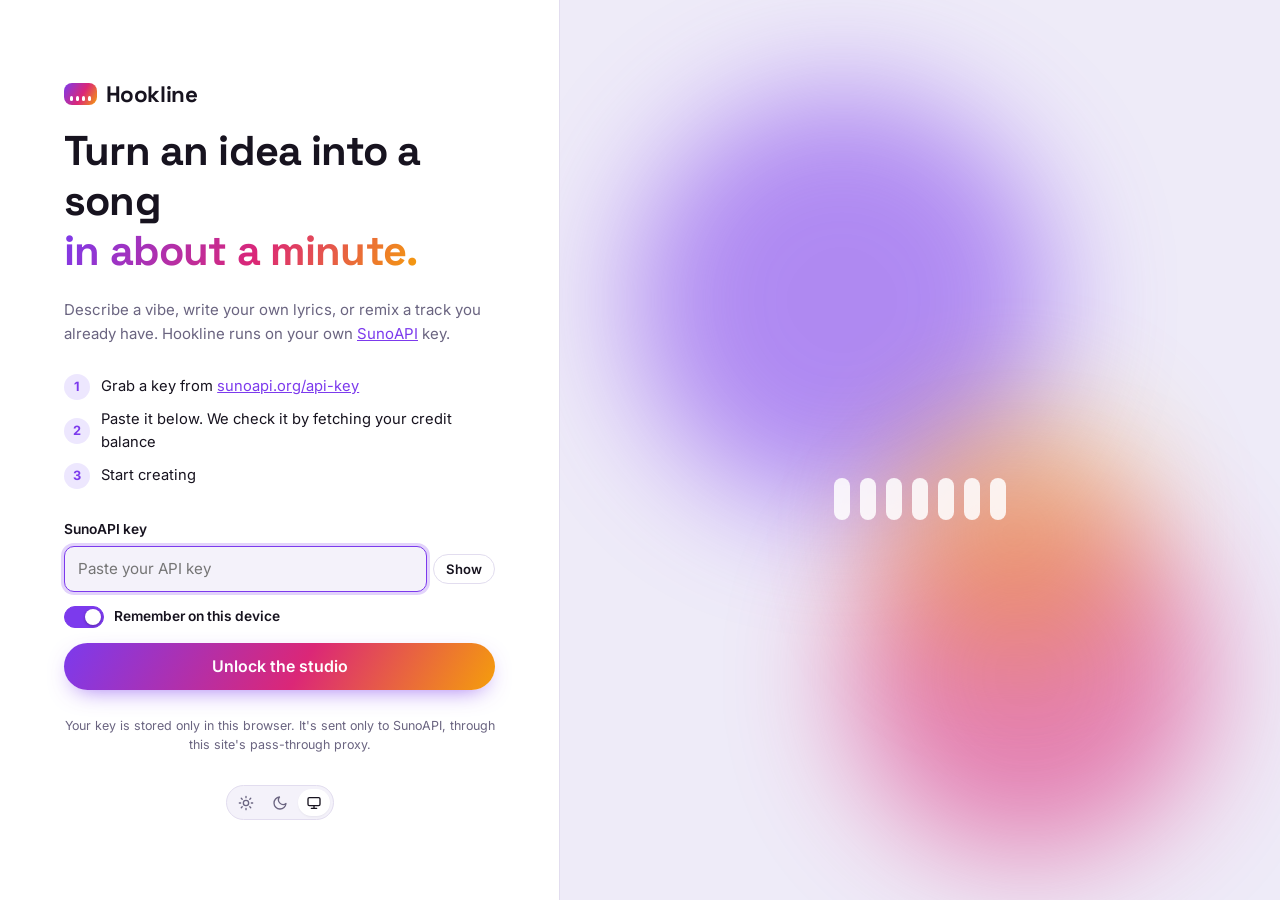
<file: public/index.html>
<!doctype html>
<html lang="en">
<head>
  <meta charset="utf-8" />
  <meta name="viewport" content="width=device-width, initial-scale=1, viewport-fit=cover" />
  <title>Hookline Song Studio</title>
  <meta name="description" content="Write, generate, remix and polish AI songs with your SunoAPI key." />
  <meta name="theme-color" content="#7c3aed" />
  <link rel="icon" href="favicon.svg" type="image/svg+xml" />
  <link rel="preconnect" href="https://fonts.googleapis.com" />
  <link rel="preconnect" href="https://fonts.gstatic.com" crossorigin />
  <link href="https://fonts.googleapis.com/css2?family=Inter:wght@400;500;600;700&family=Space+Grotesk:wght@500;600;700&display=swap" rel="stylesheet" />
  <script src="assets/js/theme-boot.js"></script>
  <link rel="stylesheet" href="assets/css/styles.css" />
  <script type="module" src="assets/js/app.js"></script>
</head>
<body>
  <!-- SVG icon sprite -->
  <svg width="0" height="0" style="position:absolute" aria-hidden="true">
    <symbol id="i-sun" viewBox="0 0 24 24"><circle cx="12" cy="12" r="4" fill="none" stroke="currentColor" stroke-width="2"/><path d="M12 2v2M12 20v2M4.9 4.9l1.4 1.4M17.7 17.7l1.4 1.4M2 12h2M20 12h2M4.9 19.1l1.4-1.4M17.7 6.3l1.4-1.4" stroke="currentColor" stroke-width="2" stroke-linecap="round"/></symbol>
    <symbol id="i-moon" viewBox="0 0 24 24"><path d="M21 12.8A9 9 0 1 1 11.2 3a7 7 0 0 0 9.8 9.8z" fill="none" stroke="currentColor" stroke-width="2" stroke-linejoin="round"/></symbol>
    <symbol id="i-system" viewBox="0 0 24 24"><rect x="3" y="4" width="18" height="12" rx="2" fill="none" stroke="currentColor" stroke-width="2"/><path d="M8 20h8M12 16v4" stroke="currentColor" stroke-width="2" stroke-linecap="round"/></symbol>
    <symbol id="i-play" viewBox="0 0 24 24"><path d="M8 5.5v13a1 1 0 0 0 1.5.9l10.4-6.5a1 1 0 0 0 0-1.8L9.5 4.6A1 1 0 0 0 8 5.5z" fill="currentColor"/></symbol>
    <symbol id="i-pause" viewBox="0 0 24 24"><rect x="6" y="5" width="4" height="14" rx="1" fill="currentColor"/><rect x="14" y="5" width="4" height="14" rx="1" fill="currentColor"/></symbol>
    <symbol id="i-prev" viewBox="0 0 24 24"><path d="M6 6v12M18 6.5v11a1 1 0 0 1-1.5.8L9 13a1 1 0 0 1 0-1.8l7.5-5.5a1 1 0 0 1 1.5.8z" fill="currentColor" stroke="currentColor" stroke-width="2" stroke-linecap="round"/></symbol>
    <symbol id="i-next" viewBox="0 0 24 24"><path d="M18 6v12M6 6.5v11a1 1 0 0 0 1.5.8L15 13a1 1 0 0 0 0-1.8L7.5 5.7A1 1 0 0 0 6 6.5z" fill="currentColor" stroke="currentColor" stroke-width="2" stroke-linecap="round"/></symbol>
    <symbol id="i-sparkle" viewBox="0 0 24 24"><path d="M12 3l1.8 5.2L19 10l-5.2 1.8L12 17l-1.8-5.2L5 10l5.2-1.8zM19 15l.8 2.2L22 18l-2.2.8L19 21l-.8-2.2L16 18l2.2-.8z" fill="currentColor"/></symbol>
    <symbol id="i-dice" viewBox="0 0 24 24"><rect x="3" y="3" width="18" height="18" rx="4" fill="none" stroke="currentColor" stroke-width="2"/><circle cx="8" cy="8" r="1.5" fill="currentColor"/><circle cx="16" cy="16" r="1.5" fill="currentColor"/><circle cx="12" cy="12" r="1.5" fill="currentColor"/></symbol>
    <symbol id="i-mic" viewBox="0 0 24 24"><rect x="9" y="2" width="6" height="12" rx="3" fill="none" stroke="currentColor" stroke-width="2"/><path d="M5 11a7 7 0 0 0 14 0M12 18v4" fill="none" stroke="currentColor" stroke-width="2" stroke-linecap="round"/></symbol>
    <symbol id="i-lyrics" viewBox="0 0 24 24"><path d="M4 6h16M4 11h10M4 16h13M4 21h7" stroke="currentColor" stroke-width="2" stroke-linecap="round"/></symbol>
    <symbol id="i-download" viewBox="0 0 24 24"><path d="M12 3v12M7 10l5 5 5-5M4 20h16" fill="none" stroke="currentColor" stroke-width="2" stroke-linecap="round" stroke-linejoin="round"/></symbol>
    <symbol id="i-star" viewBox="0 0 24 24"><path d="M12 3l2.8 5.7 6.2.9-4.5 4.4 1.1 6.2L12 17.3 6.4 20.2l1.1-6.2L3 9.6l6.2-.9z" fill="currentColor"/></symbol>
    <symbol id="i-key" viewBox="0 0 24 24"><circle cx="8" cy="15" r="4" fill="none" stroke="currentColor" stroke-width="2"/><path d="M11 12l9-9M17 6l3 3M15 8l2 2" stroke="currentColor" stroke-width="2" stroke-linecap="round"/></symbol>
    <symbol id="i-upload" viewBox="0 0 24 24"><path d="M12 16V4M7 9l5-5 5 5M4 20h16" fill="none" stroke="currentColor" stroke-width="2" stroke-linecap="round" stroke-linejoin="round"/></symbol>
    <symbol id="i-refresh" viewBox="0 0 24 24"><path d="M20 11a8 8 0 1 0-2.3 5.7M20 4v7h-7" fill="none" stroke="currentColor" stroke-width="2" stroke-linecap="round" stroke-linejoin="round"/></symbol>
  </svg>

  <!-- ============ KEY GATE ============ -->
  <section id="gate" class="gate" hidden>
    <div class="gate-card">
      <div class="brand brand-lg"><span class="logo" aria-hidden="true"><i></i><i></i><i></i><i></i></span><span>Hookline</span></div>
      <h1 class="gate-title">Turn an idea into a song<br /><span class="grad">in about a minute.</span></h1>
      <p class="muted">Describe a vibe, write your own lyrics, or remix a track you already have. Hookline runs on your own <a href="https://sunoapi.org" target="_blank" rel="noopener">SunoAPI</a> key.</p>

      <ol class="gate-steps">
        <li><b>1</b><span>Grab a key from <a href="https://sunoapi.org/api-key" target="_blank" rel="noopener">sunoapi.org/api-key</a></span></li>
        <li><b>2</b><span>Paste it below. We check it by fetching your credit balance</span></li>
        <li><b>3</b><span>Start creating</span></li>
      </ol>

      <form id="gate-form" class="gate-form" autocomplete="off">
        <label class="field">
          <span class="label">SunoAPI key</span>
          <div class="input-group">
            <input id="gate-key" type="password" placeholder="Paste your API key" required spellcheck="false" autocomplete="off" />
            <button type="button" class="btn btn-ghost btn-sm" id="gate-reveal" aria-label="Show key">Show</button>
          </div>
        </label>
        <label class="field field-inline switch">
          <input type="checkbox" id="gate-remember" checked /><span class="track-ui"></span>
          <span class="label">Remember on this device</span>
        </label>
        <p id="gate-error" class="error" role="alert" hidden></p>
        <button class="btn btn-primary btn-lg btn-block" id="gate-submit" type="submit">Unlock the studio</button>
        <p class="fine">Your key is stored only in this browser. It's sent only to SunoAPI, through this site's pass-through proxy.</p>
      </form>

      <div class="gate-foot">
        <div class="theme-switch" role="radiogroup" aria-label="Theme"></div>
      </div>
    </div>
    <div class="gate-art" aria-hidden="true"><div class="orb o1"></div><div class="orb o2"></div><div class="orb o3"></div><div class="eq big"><i></i><i></i><i></i><i></i><i></i><i></i><i></i></div></div>
  </section>

  <!-- ============ APP ============ -->
  <div id="app" hidden>
    <header class="topbar">
      <div class="brand"><span class="logo" aria-hidden="true"><i></i><i></i><i></i><i></i></span><span>Hookline</span></div>
      <nav class="tabs" role="tablist" aria-label="Sections">
        <button role="tab" data-view="create" aria-selected="true">Create</button>
        <button role="tab" data-view="lyrics">Lyrics Lab</button>
        <button role="tab" data-view="remix">Remix</button>
        <button role="tab" data-view="sounds">Sound FX</button>
        <button role="tab" data-view="library">Library <span class="count" id="lib-count"></span></button>
      </nav>
      <div class="topbar-right">
        <button class="pill" id="jobs-pill" hidden title="Songs in progress"><span class="spinner"></span><span id="jobs-pill-n">0</span> cooking</button>
        <button class="pill credits" id="credits" title="Remaining credits. Click to refresh."><svg><use href="#i-sparkle"/></svg><span id="credits-n">–</span></button>
        <div class="theme-switch" role="radiogroup" aria-label="Theme"></div>
        <button class="icon-btn" id="key-btn" title="API key"><svg><use href="#i-key"/></svg></button>
      </div>
    </header>

    <main>
      <!-- ---------- CREATE ---------- -->
      <section class="view" id="view-create" data-view="create">
        <div class="create-grid">
          <form class="card create-form" id="create-form" autocomplete="off">
            <div class="card-head">
              <div>
                <h2>Create a song</h2>
                <p class="muted" id="mode-blurb">Describe it in plain words and we handle the rest.</p>
              </div>
              <div class="segmented mode-toggle" role="radiogroup" aria-label="Mode">
                <button type="button" role="radio" data-mode="simple" aria-checked="true">Simple</button>
                <button type="button" role="radio" data-mode="custom" aria-checked="false">Custom</button>
              </div>
            </div>

            <div class="step"><span class="step-n">1</span><span class="label">Pick a model</span>
              <label class="mini-switch right"><input type="checkbox" id="show-legacy" /> Show legacy</label>
            </div>
            <div class="models" id="models" role="radiogroup" aria-label="Model"></div>

            <!-- Simple mode -->
            <div data-simple>
              <div class="step"><span class="step-n">2</span><span class="label">What's the song about?</span>
                <button type="button" class="btn btn-ghost btn-sm right" id="surprise"><svg><use href="#i-dice"/></svg> Surprise me</button>
              </div>
              <label class="field">
                <textarea id="s-prompt" rows="4" maxlength="3000" placeholder="e.g. A feel-good summer anthem about road-tripping with my best friends, windows down, singing off-key"></textarea>
                <span class="counter" data-for="s-prompt">0 / 3000</span>
              </label>
              <div class="step"><span class="step-n">3</span><span class="label">Add some flavor <span class="muted">(optional)</span></span></div>
              <label class="field">
                <input id="s-style" type="text" maxlength="1000" placeholder="Style tags, e.g. indie pop, handclaps, female vocals" />
              </label>
              <div class="chips" data-target="s-style"></div>
              <details class="more">
                <summary>Inspiration attachments <span class="muted">(reference audio, images, video, your own lyrics)</span></summary>
                <p class="hint">Only used in Simple mode. Files are uploaded to SunoAPI's temporary storage (deleted after 3 days).</p>
                <div class="attach-grid">
                  <div class="attach" data-attach="audio" data-accept="audio/*" data-max="1"><span class="label">Reference audio</span><span class="hint">6 s to 30 min</span></div>
                  <div class="attach" data-attach="image" data-accept="image/jpeg,image/png,image/webp,image/bmp" data-max="5"><span class="label">Images</span><span class="hint">Up to 5, 10 MB each</span></div>
                  <div class="attach" data-attach="video" data-accept="video/mp4,video/quicktime,video/webm" data-max="1"><span class="label">Video</span><span class="hint">Up to 241 s</span></div>
                </div>
                <label class="field"><span class="label">Your lyrics (optional)</span>
                  <textarea id="s-lyrics" rows="3" maxlength="5000" placeholder="Paste lyrics you'd like the song to use"></textarea></label>
              </details>
            </div>

            <!-- Custom mode -->
            <div data-custom hidden>
              <div class="row-2">
                <label class="field"><span class="label">Title</span>
                  <input id="c-title" type="text" maxlength="80" placeholder="Give it a name" /></label>
                <div class="field"><span class="label">Vocals</span>
                  <div class="segmented" id="c-gender" role="radiogroup">
                    <button type="button" role="radio" data-v="" aria-checked="true">Any</button>
                    <button type="button" role="radio" data-v="f" aria-checked="false">Female</button>
                    <button type="button" role="radio" data-v="m" aria-checked="false">Male</button>
                  </div>
                </div>
              </div>

              <div class="step"><span class="step-n">2</span><span class="label">Style of music</span>
                <button type="button" class="btn btn-ghost btn-sm right" id="boost" title="Let AI expand your style into a richer description"><svg><use href="#i-sparkle"/></svg> Boost style</button>
              </div>
              <label class="field">
                <textarea id="c-style" rows="2" maxlength="1000" placeholder="e.g. 90s R&B, silky female vocals, warm Rhodes, slow jam"></textarea>
                <span class="counter" data-for="c-style">0 / 1000</span>
              </label>
              <div class="chips" data-target="c-style"></div>

              <label class="field field-inline switch"><input type="checkbox" id="c-instrumental" /><span class="track-ui"></span><span class="label">Instrumental (no vocals)</span></label>

              <div data-lyrics>
                <div class="step"><span class="step-n">3</span><span class="label">Lyrics</span>
                  <button type="button" class="btn btn-ghost btn-sm right" id="write-lyrics"><svg><use href="#i-lyrics"/></svg> Write them for me</button>
                </div>
                <div class="tagbar" id="tagbar"></div>
                <label class="field">
                  <textarea id="c-lyrics" rows="10" maxlength="5000" placeholder="[Verse]&#10;Streetlights hum a quiet tune…&#10;&#10;[Chorus]&#10;…"></textarea>
                  <span class="counter" data-for="c-lyrics">0 / 5000</span>
                </label>
              </div>

              <details class="more">
                <summary>Advanced controls</summary>
                <label class="field"><span class="label">Exclude styles</span>
                  <input id="c-negative" type="text" maxlength="1000" placeholder="e.g. heavy metal, autotune, screaming" /></label>
                <div class="field range-field" id="dur-field">
                  <div class="range-head"><label class="mini-switch"><input type="checkbox" id="c-dur-on" /> <span class="label">Target length</span></label><output id="c-dur-out">2:00</output></div>
                  <input type="range" id="c-dur" min="10" max="360" step="5" value="120" disabled />
                  <span class="hint">10 s to 6 min. V6-series models only.</span>
                </div>
                <div id="c-advanced"></div>
                <div class="row-2">
                  <label class="field"><span class="label">Persona / Voice</span>
                    <select id="c-persona"><option value="">None</option></select></label>
                  <label class="field"><span class="label">Persona type</span>
                    <select id="c-persona-model"><option value="style_persona">Style persona</option><option value="voice_persona">Voice persona (Suno Voice ID)</option></select></label>
                </div>
                <label class="field"><span class="label">…or paste a Persona / Voice ID</span>
                  <input id="c-persona-id" type="text" placeholder="Persona ID" spellcheck="false" /></label>
              </details>
            </div>

            <label class="field field-inline switch" data-simple-only><input type="checkbox" id="s-instrumental" /><span class="track-ui"></span><span class="label">Instrumental (no vocals)</span></label>

            <div class="create-actions">
              <p class="hint">Each run creates <b>two</b> takes. <kbd>Ctrl</kbd> + <kbd>Enter</kbd> to generate.</p>
              <button class="btn btn-primary btn-lg" id="generate" type="submit"><svg><use href="#i-sparkle"/></svg> Generate song</button>
            </div>
          </form>

          <aside class="create-side">
            <div class="card">
              <div class="card-head"><h3>Studio monitor</h3></div>
              <div class="jobs-list" data-jobs></div>
            </div>
            <div class="card">
              <div class="card-head"><h3>Fresh off the press</h3><button class="btn btn-ghost btn-sm" data-goto="library">See all</button></div>
              <div class="track-list compact" id="recent"></div>
            </div>
          </aside>
        </div>
      </section>

      <!-- ---------- LYRICS LAB ---------- -->
      <section class="view" id="view-lyrics" data-view="lyrics" hidden>
        <div class="card narrow">
          <div class="card-head"><div><h2>Lyrics Lab</h2><p class="muted">Describe a theme and get full song lyrics, with no audio credits spent on drafts.</p></div></div>
          <form id="lyrics-form" class="form">
            <label class="field">
              <textarea id="l-prompt" rows="3" maxlength="200" placeholder="e.g. A bittersweet song about leaving your hometown, hopeful chorus, verse-chorus-bridge"></textarea>
              <span class="counter" data-for="l-prompt">0 / 200</span>
            </label>
            <div class="row-actions">
              <button type="button" class="btn btn-ghost" id="l-surprise"><svg><use href="#i-dice"/></svg> Inspire me</button>
              <button class="btn btn-primary" type="submit"><svg><use href="#i-lyrics"/></svg> Write lyrics</button>
            </div>
          </form>
          <div class="jobs-list" data-jobs="lyrics"></div>
        </div>
        <div class="lyric-grid" id="lyric-drafts"></div>
      </section>

      <!-- ---------- REMIX ---------- -->
      <section class="view" id="view-remix" data-view="remix" hidden>
        <div class="card narrow">
          <div class="card-head"><div><h2>Remix</h2><p class="muted">Bring your own audio (a voice memo, a beat, a demo) and transform it.</p></div></div>
          <div class="remix-modes" id="remix-modes" role="radiogroup" aria-label="Remix type"></div>
          <div id="remix-body"></div>
        </div>
      </section>

      <!-- ---------- SOUND FX ---------- -->
      <section class="view" id="view-sounds" data-view="sounds" hidden>
        <div class="card narrow">
          <div class="card-head"><div><h2>Sound FX &amp; loops</h2><p class="muted">Ambiences, drum loops, stingers. Set a tempo and key and loop it.</p></div></div>
          <div id="sounds-body"></div>
        </div>
      </section>

      <!-- ---------- LIBRARY ---------- -->
      <section class="view" id="view-library" data-view="library" hidden>
        <div class="lib-head">
          <div><h2>Your library</h2><p class="muted">Saved in this browser. Audio links from SunoAPI expire after about 15 days, so download the keepers.</p></div>
          <div class="lib-tools">
            <input type="search" id="lib-search" placeholder="Search titles, tags, lyrics…" />
            <div class="segmented" id="lib-filter" role="radiogroup">
              <button type="button" role="radio" data-v="all" aria-checked="true">All</button>
              <button type="button" role="radio" data-v="fav" aria-checked="false">★ Favorites</button>
              <button type="button" role="radio" data-v="sounds" aria-checked="false">Sounds</button>
            </div>
          </div>
        </div>
        <div class="jobs-list" data-jobs></div>
        <div class="track-grid" id="library"></div>
      </section>
    </main>

    <nav class="tabbar" aria-label="Sections">
      <button data-view="create"><svg><use href="#i-sparkle"/></svg>Create</button>
      <button data-view="lyrics"><svg><use href="#i-lyrics"/></svg>Lyrics</button>
      <button data-view="remix"><svg><use href="#i-upload"/></svg>Remix</button>
      <button data-view="sounds"><svg><use href="#i-mic"/></svg>FX</button>
      <button data-view="library"><svg><use href="#i-star"/></svg>Library</button>
    </nav>

    <!-- ---------- PLAYER ---------- -->
    <div class="player" id="player" hidden>
      <div class="p-progress"><input type="range" id="p-seek" min="0" max="1000" value="0" aria-label="Seek" /></div>
      <div class="p-inner">
        <button class="p-meta" id="p-meta" title="Open track">
          <span class="p-art" id="p-art"></span>
          <span class="p-text"><b id="p-title">–</b><small id="p-tags"></small></span>
        </button>
        <div class="p-controls">
          <button class="icon-btn" id="p-prev" aria-label="Previous"><svg><use href="#i-prev"/></svg></button>
          <button class="icon-btn p-play" id="p-play" aria-label="Play"><svg><use href="#i-play"/></svg></button>
          <button class="icon-btn" id="p-next" aria-label="Next"><svg><use href="#i-next"/></svg></button>
        </div>
        <div class="p-right">
          <span class="eq" aria-hidden="true"><i></i><i></i><i></i><i></i></span>
          <span class="p-time"><span id="p-cur">0:00</span> / <span id="p-dur">0:00</span></span>
          <button class="btn btn-ghost btn-sm" id="p-karaoke" title="Sing along with synced lyrics"><svg><use href="#i-mic"/></svg><span class="hide-sm"> Sing along</span></button>
          <input type="range" id="p-vol" min="0" max="1" step="0.01" value="1" aria-label="Volume" class="hide-sm" />
        </div>
      </div>
    </div>
  </div>

  <!-- ---------- KARAOKE ---------- -->
  <div class="karaoke" id="karaoke" hidden>
    <div class="k-bg" id="k-bg"></div>
    <button class="icon-btn k-close" id="k-close" aria-label="Close">×</button>
    <div class="k-head"><b id="k-title"></b><small id="k-tags"></small></div>
    <div class="k-lyrics" id="k-lyrics"></div>
    <canvas id="k-wave" height="64"></canvas>
  </div>

  <dialog id="modal" aria-labelledby="modal-title">
    <div class="modal-head"><h3 id="modal-title"></h3><button class="icon-btn" id="modal-close" aria-label="Close">×</button></div>
    <div class="modal-body" id="modal-body"></div>
  </dialog>

  <div id="toasts" class="toasts" aria-live="polite"></div>
  <audio id="audio" preload="metadata"></audio>
</body>
</html>
</file>
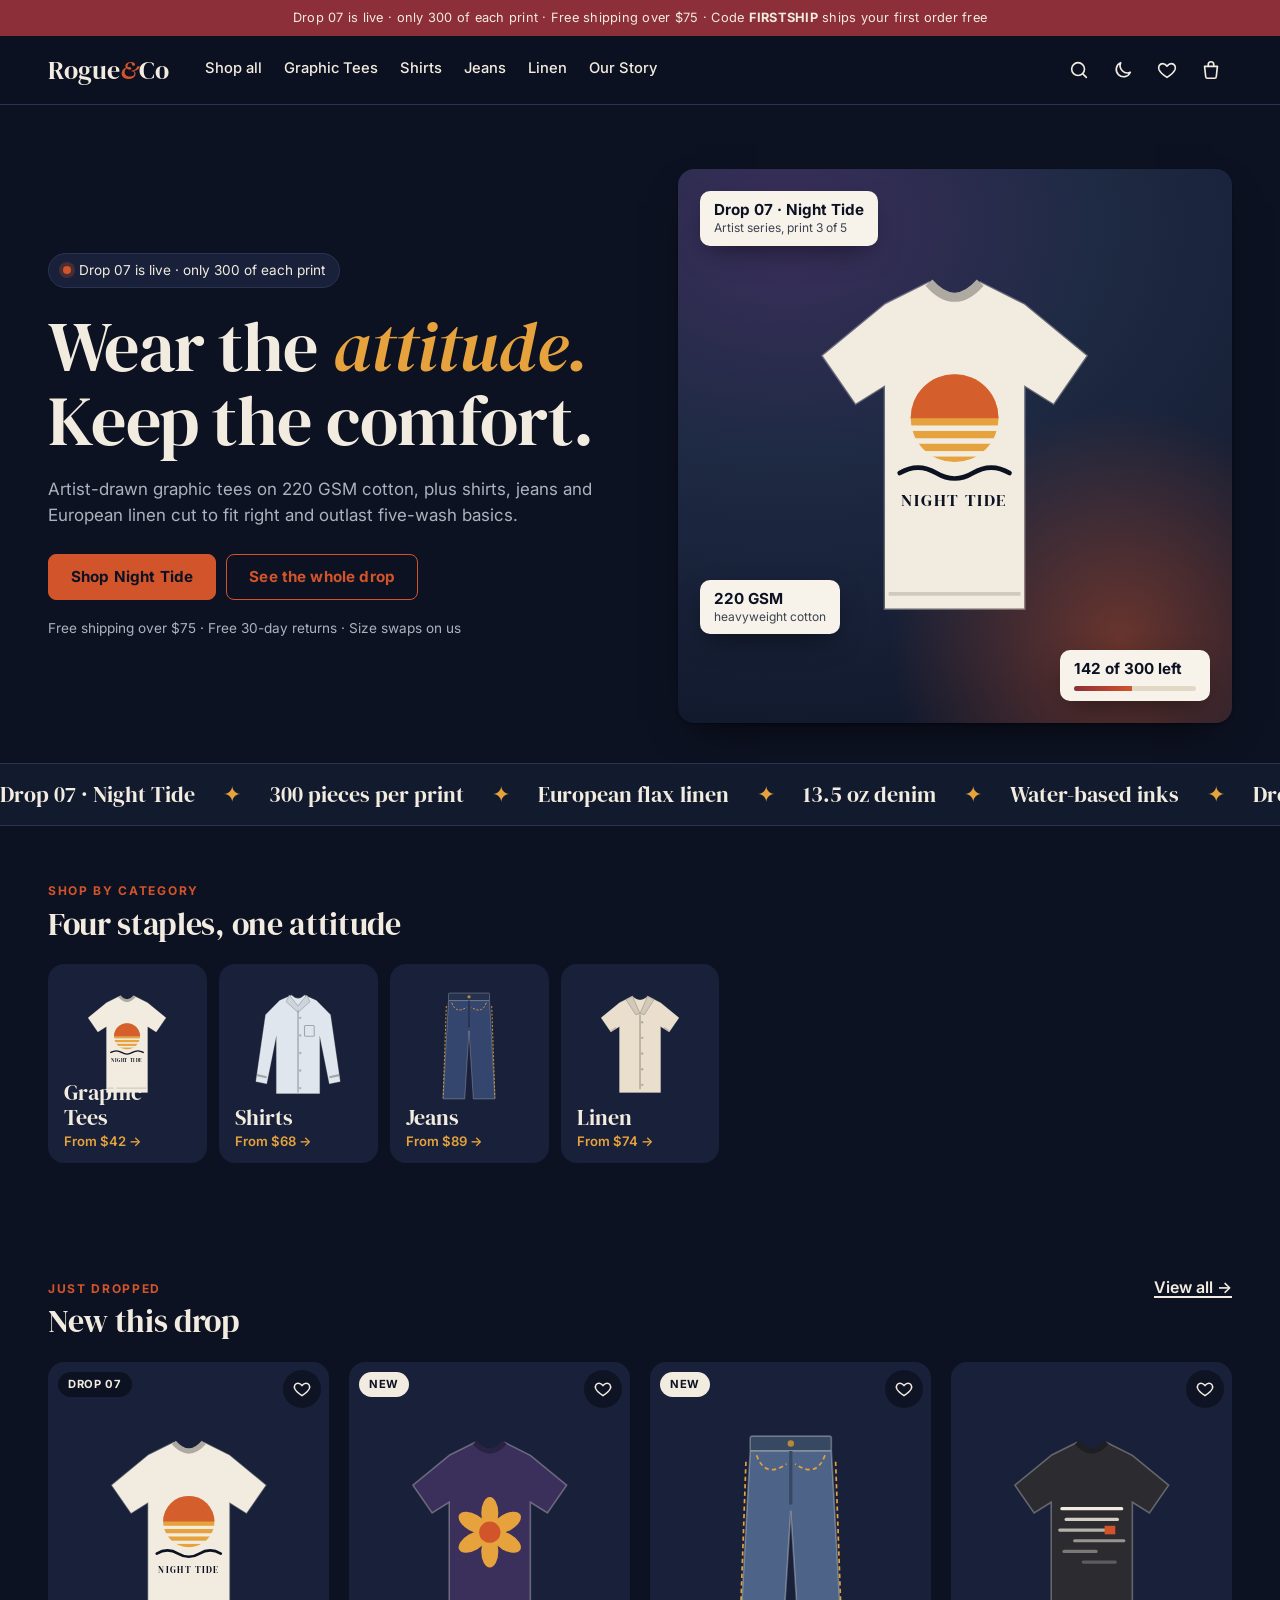
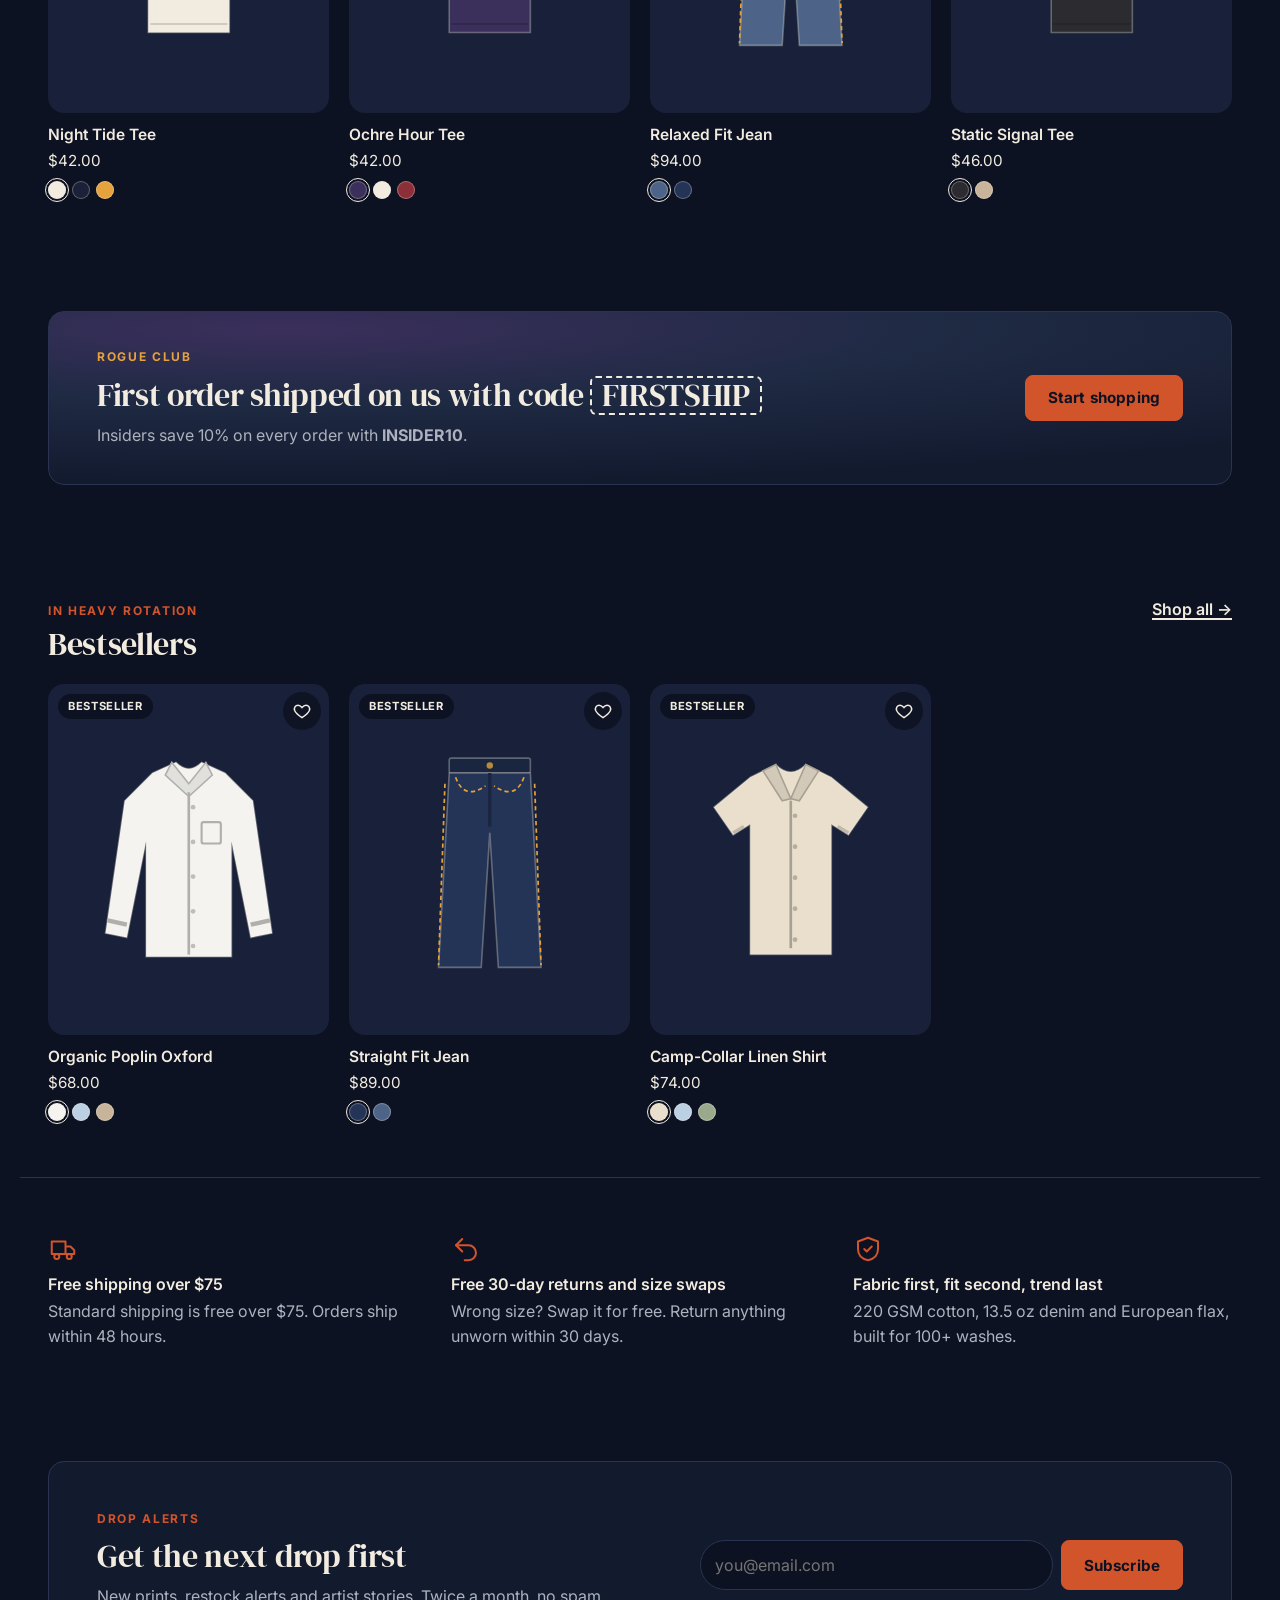
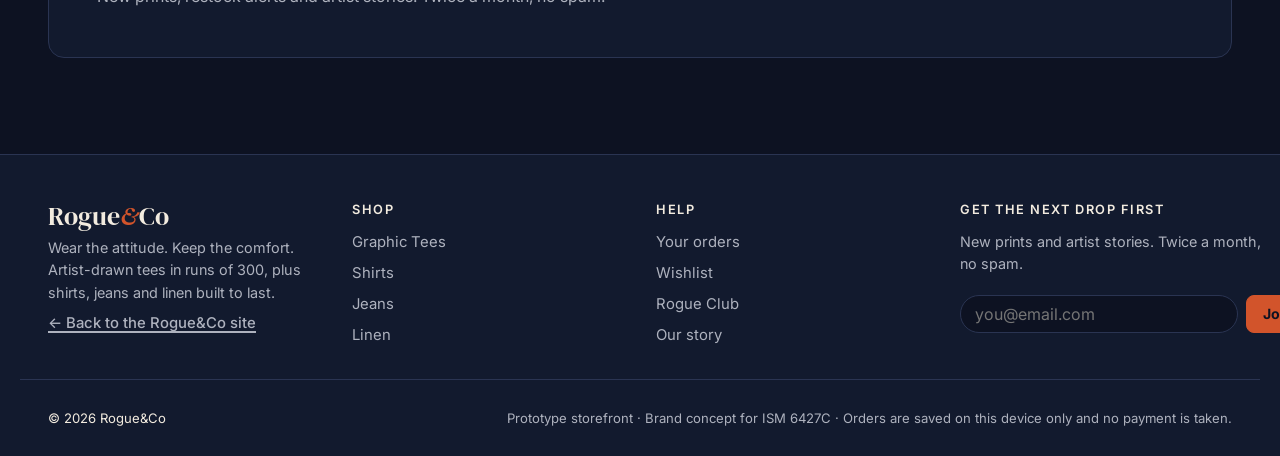
<file: rogue-co/shop/index.html>
<!doctype html>
<html lang="en">
<head>
  <meta charset="utf-8">
  <meta name="viewport" content="width=device-width, initial-scale=1, viewport-fit=cover">
  <title>Rogue&amp;Co Shop</title>
  <meta name="description" content="Shop Rogue&amp;Co: artist-drawn graphic tees in runs of 300, plus shirts, jeans and European linen.">
  <meta name="theme-color" content="#0d1222">
  <link rel="manifest" href="manifest.webmanifest">
  <link rel="icon" href="assets/img/icon.svg" type="image/svg+xml">
  <link rel="apple-touch-icon" href="assets/img/icon-192.png">
  <link rel="preconnect" href="https://fonts.googleapis.com">
  <link rel="preconnect" href="https://fonts.gstatic.com" crossorigin>
  <link rel="stylesheet" href="https://fonts.googleapis.com/css2?family=DM+Serif+Display:ital@0;1&family=Inter:wght@400;500;600;700&display=swap">
  <link rel="stylesheet" href="assets/css/styles.css">
  <script src="assets/js/theme-boot.js"></script>
  <script type="module" src="assets/js/app.js"></script>
</head>
<body>
  <a class="skip" href="#view">Skip to content</a>
  <div class="announce">Drop 07 is live · only 300 of each print · Free shipping over $75 · Code <strong>FIRSTSHIP</strong> ships your first order free</div>

  <header class="site-header">
    <div class="wrap header-inner">
      <button class="icon-btn menu-btn" id="menuBtn" aria-label="Open menu" aria-expanded="false" aria-controls="mainNav">
        <svg viewBox="0 0 24 24" aria-hidden="true"><path d="M4 7h16M4 12h16M4 17h16"/></svg>
      </button>
      <a href="#/" class="logo" aria-label="Rogue and Co, home">Rogue<em>&amp;</em>Co</a>
      <nav class="main-nav" id="mainNav" aria-label="Main">
        <a href="#/shop" data-nav="shop">Shop all</a>
        <a href="#/shop?cat=tees" data-nav="tees">Graphic Tees</a>
        <a href="#/shop?cat=shirts" data-nav="shirts">Shirts</a>
        <a href="#/shop?cat=jeans" data-nav="jeans">Jeans</a>
        <a href="#/shop?cat=linen" data-nav="linen">Linen</a>
        <a href="#/about" data-nav="about">Our Story</a>
      </nav>
      <div class="header-actions">
        <button class="icon-btn" id="searchBtn" aria-label="Search" aria-expanded="false" aria-controls="searchBar">
          <svg viewBox="0 0 24 24" aria-hidden="true"><circle cx="11" cy="11" r="7"/><path d="m20 20-3.5-3.5"/></svg>
        </button>
        <button class="icon-btn" id="themeBtn" aria-label="Theme">
          <svg viewBox="0 0 24 24" aria-hidden="true" class="i-sun"><circle cx="12" cy="12" r="4"/><path d="M12 2v2M12 20v2M4.9 4.9l1.4 1.4M17.7 17.7l1.4 1.4M2 12h2M20 12h2M4.9 19.1l1.4-1.4M17.7 6.3l1.4-1.4"/></svg>
          <svg viewBox="0 0 24 24" aria-hidden="true" class="i-moon"><path d="M20 14.5A8 8 0 0 1 9.5 4a8 8 0 1 0 10.5 10.5z"/></svg>
        </button>
        <a class="icon-btn" href="#/wishlist" aria-label="Wishlist">
          <svg viewBox="0 0 24 24" aria-hidden="true"><path d="M12 20s-7-4.4-8.8-8.6C2 8.4 4 5 7.3 5c1.9 0 3.2 1 4.7 2.8C13.5 6 14.8 5 16.7 5 20 5 22 8.4 20.8 11.4 19 15.6 12 20 12 20z"/></svg>
          <span class="count" id="wishCount" hidden></span>
        </a>
        <button class="icon-btn" id="cartBtn" aria-label="Open cart" aria-controls="cartDrawer" aria-expanded="false">
          <svg viewBox="0 0 24 24" aria-hidden="true"><path d="M5 8h14l-1.2 11.1a2 2 0 0 1-2 1.9H8.2a2 2 0 0 1-2-1.9z"/><path d="M9 8V6a3 3 0 0 1 6 0v2"/></svg>
          <span class="count" id="cartCount" hidden></span>
        </button>
      </div>
    </div>
    <form class="search-bar" id="searchBar" role="search" hidden>
      <div class="wrap">
        <input type="search" id="searchInput" placeholder="Search tees, oxfords, jeans, linen…" aria-label="Search products" autocomplete="off">
      </div>
    </form>
  </header>

  <main id="view" tabindex="-1"></main>

  <footer class="site-footer">
    <div class="wrap footer-grid">
      <div>
        <a href="#/" class="logo">Rogue<em>&amp;</em>Co</a>
        <p class="muted">Wear the attitude. Keep the comfort. Artist-drawn tees in runs of 300, plus shirts, jeans and linen built to last.</p>
        <a class="link sm" href="../">← Back to the Rogue&amp;Co site</a>
      </div>
      <div>
        <h3>Shop</h3>
        <a href="#/shop?cat=tees">Graphic Tees</a>
        <a href="#/shop?cat=shirts">Shirts</a>
        <a href="#/shop?cat=jeans">Jeans</a>
        <a href="#/shop?cat=linen">Linen</a>
      </div>
      <div>
        <h3>Help</h3>
        <a href="#/orders">Your orders</a>
        <a href="#/wishlist">Wishlist</a>
        <a href="../#pricing">Rogue Club</a>
        <a href="#/about">Our story</a>
      </div>
      <div>
        <h3>Get the next drop first</h3>
        <p class="muted">New prints and artist stories. Twice a month, no spam.</p>
        <form class="news-form" data-newsletter novalidate>
          <input type="email" name="email" placeholder="you@email.com" aria-label="Email address" required>
          <button class="btn sm" type="submit">Join</button>
        </form>
      </div>
    </div>
    <div class="wrap footer-base">
      <span>© <span id="year"></span> Rogue&amp;Co</span>
      <span class="muted">Prototype storefront · Brand concept for ISM 6427C · Orders are saved on this device only and no payment is taken.</span>
    </div>
  </footer>

  <div class="overlay" id="overlay" hidden></div>
  <aside class="drawer" id="cartDrawer" aria-label="Shopping cart" aria-hidden="true" inert>
    <div class="drawer-head">
      <h2>Your cart</h2>
      <button class="icon-btn" id="cartClose" aria-label="Close cart">
        <svg viewBox="0 0 24 24" aria-hidden="true"><path d="M6 6l12 12M18 6 6 18"/></svg>
      </button>
    </div>
    <div class="drawer-body" id="cartBody"></div>
    <div class="drawer-foot" id="cartFoot"></div>
  </aside>

  <dialog class="modal" id="modal" aria-labelledby="modalTitle">
    <div class="modal-inner" id="modalBody"></div>
  </dialog>

  <div class="toasts" id="toasts" role="status" aria-live="polite"></div>
</body>
</html>
</file>
<file: public/assets/css/styles.css>
/* ==========================================================================
   Hookline: design tokens (light default, dark via system or explicit choice)
   ========================================================================== */
:root {
  --bg: #f6f5fb;
  --bg-2: #eeebf8;
  --surface: #ffffff;
  --surface-2: #f4f2fa;
  --surface-3: #e9e5f5;
  --text: #17131f;
  --muted: #6a6480;
  --border: #e2ddef;
  --accent: #7c3aed;
  --accent-ink: #ffffff;
  --accent-soft: #ede7fe;
  --pink: #db2777;
  --amber: #d97706;
  --ok: #059669;
  --warn: #b45309;
  --danger: #dc2626;
  --grad: linear-gradient(120deg, #7c3aed 0%, #db2777 55%, #f59e0b 100%);
  --shadow: 0 1px 2px rgba(23, 19, 31, 0.05), 0 8px 24px -12px rgba(76, 29, 149, 0.18);
  --shadow-lg: 0 24px 60px -20px rgba(76, 29, 149, 0.35);
  --radius: 16px;
  --radius-sm: 10px;
  --font: "Inter", system-ui, -apple-system, "Segoe UI", Roboto, sans-serif;
  --display: "Space Grotesk", var(--font);
  --player-h: 76px;
  color-scheme: light;
}
@media (prefers-color-scheme: dark) {
  :root:not([data-theme="light"]) {
    --bg: #0b0912;
    --bg-2: #120f1d;
    --surface: #15121f;
    --surface-2: #1c1829;
    --surface-3: #262036;
    --text: #f2effa;
    --muted: #a39cb8;
    --border: #2b2540;
    --accent: #a78bfa;
    --accent-ink: #160f29;
    --accent-soft: #2a2145;
    --pink: #f472b6;
    --amber: #fbbf24;
    --ok: #34d399;
    --warn: #fbbf24;
    --danger: #f87171;
    --grad: linear-gradient(120deg, #a78bfa 0%, #f472b6 55%, #fbbf24 100%);
    --shadow: 0 1px 2px rgba(0, 0, 0, 0.4), 0 10px 30px -14px rgba(0, 0, 0, 0.7);
    --shadow-lg: 0 30px 80px -20px rgba(0, 0, 0, 0.8);
    color-scheme: dark;
  }
}
:root[data-theme="dark"] {
  --bg: #0b0912;
  --bg-2: #120f1d;
  --surface: #15121f;
  --surface-2: #1c1829;
  --surface-3: #262036;
  --text: #f2effa;
  --muted: #a39cb8;
  --border: #2b2540;
  --accent: #a78bfa;
  --accent-ink: #160f29;
  --accent-soft: #2a2145;
  --pink: #f472b6;
  --amber: #fbbf24;
  --ok: #34d399;
  --warn: #fbbf24;
  --danger: #f87171;
  --grad: linear-gradient(120deg, #a78bfa 0%, #f472b6 55%, #fbbf24 100%);
  --shadow: 0 1px 2px rgba(0, 0, 0, 0.4), 0 10px 30px -14px rgba(0, 0, 0, 0.7);
  --shadow-lg: 0 30px 80px -20px rgba(0, 0, 0, 0.8);
  color-scheme: dark;
}

/* ==========================================================================
   Base
   ========================================================================== */
*, *::before, *::after { box-sizing: border-box; }
html { -webkit-text-size-adjust: 100%; }
body {
  margin: 0;
  font: 15px/1.55 var(--font);
  color: var(--text);
  background: var(--bg);
  background-image: radial-gradient(1200px 500px at 10% -10%, color-mix(in srgb, var(--accent) 12%, transparent), transparent 60%),
    radial-gradient(900px 400px at 100% 0%, color-mix(in srgb, var(--pink) 9%, transparent), transparent 60%);
  background-attachment: fixed;
  min-height: 100vh;
  overflow-x: hidden;
}
[hidden] { display: none !important; }
h1, h2, h3 { font-family: var(--display); letter-spacing: -0.02em; margin: 0; line-height: 1.2; }
h2 { font-size: 1.45rem; }
h3 { font-size: 1.05rem; }
p { margin: 0.3rem 0; }
a { color: var(--accent); }
svg { width: 18px; height: 18px; flex: none; }
.muted { color: var(--muted); }
.grad { background: var(--grad); -webkit-background-clip: text; background-clip: text; color: transparent; }
.hint { font-size: 0.8rem; color: var(--muted); }
.fine { font-size: 0.78rem; color: var(--muted); text-align: center; margin-top: 0.75rem; }
.error { color: var(--danger); font-size: 0.9rem; white-space: pre-line; }
kbd { font: 600 0.72rem var(--font); padding: 1px 6px; border-radius: 5px; border: 1px solid var(--border); background: var(--surface-2); }
:focus-visible { outline: 2px solid var(--accent); outline-offset: 2px; }

/* ==========================================================================
   Buttons & controls
   ========================================================================== */
.btn {
  display: inline-flex; align-items: center; justify-content: center; gap: 0.45rem;
  font: 600 0.92rem var(--font); padding: 0.62rem 1.05rem; border-radius: 999px;
  border: 1px solid var(--border); background: var(--surface); color: var(--text);
  cursor: pointer; transition: transform 0.12s, background 0.15s, border-color 0.15s, box-shadow 0.15s; white-space: nowrap;
}
.btn:hover { border-color: color-mix(in srgb, var(--accent) 45%, var(--border)); }
.btn:active { transform: scale(0.97); }
.btn:disabled { opacity: 0.55; cursor: not-allowed; transform: none; }
.btn-primary { background: var(--grad); color: #fff; border: 0; box-shadow: 0 8px 24px -10px color-mix(in srgb, var(--accent) 80%, transparent); }
.btn-primary:hover { filter: brightness(1.06); }
.btn-ghost { background: transparent; }
.btn-danger { color: var(--danger); }
.btn-sm { padding: 0.38rem 0.75rem; font-size: 0.82rem; }
.btn-lg { padding: 0.85rem 1.4rem; font-size: 1rem; }
.btn-block { width: 100%; }
.btn .spinner { width: 14px; height: 14px; }
.icon-btn {
  display: inline-grid; place-items: center; width: 38px; height: 38px; border-radius: 999px;
  border: 1px solid var(--border); background: var(--surface); color: var(--text); cursor: pointer; font-size: 1.3rem; line-height: 1;
}
.icon-btn:hover { background: var(--surface-2); }
.pill {
  display: inline-flex; align-items: center; gap: 0.4rem; padding: 0.4rem 0.8rem; border-radius: 999px;
  border: 1px solid var(--border); background: var(--surface); color: var(--text); font: 600 0.82rem var(--font); cursor: pointer;
}
.pill.credits svg { color: var(--amber); width: 16px; height: 16px; }
.right { margin-left: auto; }

.segmented { display: inline-flex; padding: 3px; gap: 2px; border-radius: 999px; background: var(--surface-2); border: 1px solid var(--border); flex-wrap: wrap; }
.segmented button {
  border: 0; background: transparent; color: var(--muted); font: 600 0.82rem var(--font); padding: 0.38rem 0.8rem; border-radius: 999px; cursor: pointer;
  display: inline-flex; align-items: center; gap: 0.35rem;
}
.segmented button[aria-checked="true"] { background: var(--surface); color: var(--text); box-shadow: var(--shadow); }
.theme-switch button { padding: 0.35rem 0.5rem; }
.theme-switch svg { width: 16px; height: 16px; }

/* Form fields */
.form { display: grid; gap: 0.9rem; grid-template-columns: minmax(0, 1fr); }
/* Grid children default to min-width:auto, which lets wide chip rows blow out the layout. */
.form > *, .create-form > *, details.more > *, .chips, .field { min-width: 0; }
.field { display: grid; gap: 0.35rem; position: relative; min-width: 0; }
.label { font-weight: 600; font-size: 0.86rem; }
.req { color: var(--pink); font-style: normal; }
input[type="text"], input[type="password"], input[type="search"], input[type="number"], input[type="url"], textarea, select {
  width: 100%; font: 0.95rem/1.5 var(--font); color: var(--text); background: var(--surface-2);
  border: 1px solid var(--border); border-radius: var(--radius-sm); padding: 0.65rem 0.8rem; transition: border-color 0.15s, box-shadow 0.15s;
}
textarea { resize: vertical; min-height: 44px; }
#c-lyrics { font-family: ui-monospace, "SF Mono", Menlo, Consolas, monospace; font-size: 0.88rem; }
input:focus, textarea:focus, select:focus { outline: none; border-color: var(--accent); box-shadow: 0 0 0 3px color-mix(in srgb, var(--accent) 22%, transparent); }
.counter { position: absolute; right: 10px; bottom: 8px; font-size: 0.72rem; color: var(--muted); pointer-events: none; background: var(--surface-2); padding: 0 4px; border-radius: 4px; }
.field:has(.hint) .counter { bottom: 1.9rem; }
.input-group { display: flex; gap: 0.4rem; align-items: center; }
.row-2 { display: grid; grid-template-columns: 1fr 1fr; gap: 0.9rem; }
.row-actions { display: flex; gap: 0.6rem; justify-content: flex-end; flex-wrap: wrap; }

/* Toggle switch */
.switch:not([hidden]) { display: inline-flex; }
.switch { align-items: center; gap: 0.6rem; cursor: pointer; user-select: none; }
.switch input { position: absolute; opacity: 0; width: 1px; height: 1px; }
.switch .track-ui { width: 40px; height: 22px; border-radius: 999px; background: var(--surface-3); border: 1px solid var(--border); position: relative; transition: background 0.2s; flex: none; }
.switch .track-ui::after { content: ""; position: absolute; top: 2px; left: 2px; width: 16px; height: 16px; border-radius: 50%; background: #fff; box-shadow: 0 1px 3px rgba(0,0,0,.3); transition: transform 0.2s; }
.switch input:checked + .track-ui { background: var(--accent); border-color: var(--accent); }
.switch input:checked + .track-ui::after { transform: translateX(18px); }
.switch input:focus-visible + .track-ui { outline: 2px solid var(--accent); outline-offset: 2px; }
.field-inline .hint { flex-basis: 100%; }
.mini-switch { display: inline-flex; align-items: center; gap: 0.4rem; font-size: 0.82rem; color: var(--muted); cursor: pointer; }
.mini-switch input { accent-color: var(--accent); }

/* Range */
.range-head { display: flex; align-items: center; justify-content: space-between; gap: 0.5rem; }
.range-head output { font: 600 0.8rem var(--font); color: var(--accent); background: var(--accent-soft); padding: 0.1rem 0.5rem; border-radius: 999px; }
input[type="range"] { width: 100%; accent-color: var(--accent); }
input[type="range"]:disabled { opacity: 0.4; }

/* Chips */
.chips { display: flex; flex-direction: column; gap: 0.4rem; }
.chip-row { display: flex; gap: 0.35rem; overflow-x: auto; scrollbar-width: none; padding-bottom: 2px; align-items: center; }
.chip-row::-webkit-scrollbar { display: none; }
.chip-row > span { font-size: 0.72rem; color: var(--muted); text-transform: uppercase; letter-spacing: 0.05em; min-width: 52px; font-weight: 600; }
.chip {
  flex: none; border: 1px solid var(--border); background: var(--surface); color: var(--text); font: 500 0.8rem var(--font);
  padding: 0.28rem 0.7rem; border-radius: 999px; cursor: pointer; transition: all 0.15s;
}
.chip:hover { border-color: var(--accent); }
.chip.on { background: var(--accent-soft); border-color: var(--accent); color: var(--accent); }
.tagbar { display: flex; gap: 0.3rem; flex-wrap: wrap; }
.tagbar .chip { font-family: ui-monospace, Menlo, monospace; font-size: 0.74rem; }

/* ==========================================================================
   Gate (API key screen)
   ========================================================================== */
.gate { min-height: 100vh; display: grid; grid-template-columns: minmax(0, 560px) 1fr; }
.gate-card { padding: clamp(24px, 5vw, 64px); display: flex; flex-direction: column; gap: 1.1rem; justify-content: center; background: var(--surface); border-right: 1px solid var(--border); position: relative; z-index: 1; }
.gate-title { font-size: clamp(1.8rem, 4vw, 2.6rem); }
.gate-steps { list-style: none; padding: 0; margin: 0.4rem 0; display: grid; gap: 0.55rem; }
.gate-steps li { display: flex; gap: 0.7rem; align-items: center; font-size: 0.92rem; }
.gate-steps b { display: grid; place-items: center; width: 26px; height: 26px; border-radius: 50%; background: var(--accent-soft); color: var(--accent); font-size: 0.8rem; flex: none; }
.gate-form { display: grid; gap: 0.9rem; margin-top: 0.4rem; }
.gate-foot { display: flex; justify-content: center; margin-top: 0.5rem; }
.gate-art { position: relative; overflow: hidden; display: grid; place-items: center; background: var(--bg-2); }
.orb { position: absolute; border-radius: 50%; filter: blur(60px); opacity: 0.55; animation: float 14s ease-in-out infinite; }
.o1 { width: 420px; height: 420px; background: #7c3aed; top: 10%; left: 10%; }
.o2 { width: 360px; height: 360px; background: #db2777; bottom: 5%; right: 10%; animation-delay: -5s; }
.o3 { width: 260px; height: 260px; background: #f59e0b; top: 45%; left: 45%; animation-delay: -9s; opacity: 0.4; }
@keyframes float { 0%, 100% { transform: translate(0, 0) scale(1); } 50% { transform: translate(40px, -30px) scale(1.1); } }

/* Brand */
.brand { display: inline-flex; align-items: center; gap: 0.55rem; font: 700 1.15rem var(--display); letter-spacing: -0.02em; }
.brand-lg { font-size: 1.4rem; }
.logo { display: inline-flex; align-items: flex-end; gap: 3px; height: 22px; padding: 4px 6px; border-radius: 8px; background: var(--grad); }
.logo i { width: 3px; border-radius: 2px; background: #fff; height: 40%; animation: eq 1.1s ease-in-out infinite; }
.logo i:nth-child(2) { animation-delay: -0.4s; } .logo i:nth-child(3) { animation-delay: -0.7s; } .logo i:nth-child(4) { animation-delay: -0.2s; }

/* Equalizer bars */
.eq { display: inline-flex; align-items: flex-end; gap: 3px; height: 18px; }
.eq i { width: 3px; height: 30%; border-radius: 2px; background: var(--accent); }
.playing .eq i, .eq.big i, .job .eq i { animation: eq 0.9s ease-in-out infinite; }
.eq i:nth-child(2) { animation-delay: -0.3s !important; } .eq i:nth-child(3) { animation-delay: -0.6s !important; } .eq i:nth-child(4) { animation-delay: -0.15s !important; }
.eq i:nth-child(5) { animation-delay: -0.45s !important; } .eq i:nth-child(6) { animation-delay: -0.75s !important; } .eq i:nth-child(7) { animation-delay: -0.05s !important; }
.eq.big { height: 140px; gap: 10px; position: relative; }
.eq.big i { width: 16px; border-radius: 8px; background: rgba(255,255,255,.85); }
@keyframes eq { 0%, 100% { height: 25%; } 50% { height: 100%; } }

/* ==========================================================================
   App shell
   ========================================================================== */
.topbar {
  position: sticky; top: 0; z-index: 20; display: flex; align-items: center; gap: 1rem; padding: 0.7rem clamp(16px, 3vw, 28px);
  background: color-mix(in srgb, var(--bg) 82%, transparent); backdrop-filter: blur(14px); border-bottom: 1px solid var(--border);
}
.tabs { display: flex; gap: 0.2rem; margin: 0 auto; }
.tabs button {
  border: 0; background: transparent; color: var(--muted); font: 600 0.9rem var(--font); padding: 0.5rem 0.9rem; border-radius: 999px; cursor: pointer;
  display: inline-flex; align-items: center; gap: 0.35rem;
}
.tabs button:hover { color: var(--text); }
.tabs button[aria-selected="true"] { color: var(--text); background: var(--surface); box-shadow: var(--shadow); }
.count { font-size: 0.7rem; background: var(--accent-soft); color: var(--accent); padding: 0 0.4rem; border-radius: 999px; min-width: 1.2rem; }
.count:empty { display: none; }
.topbar-right { display: flex; gap: 0.5rem; align-items: center; }
main { padding: clamp(16px, 3vw, 28px); padding-bottom: calc(var(--player-h) + 40px); max-width: 1240px; margin: 0 auto; }
.view { animation: fade 0.25s ease; }
@keyframes fade { from { opacity: 0; transform: translateY(6px); } to { opacity: 1; transform: none; } }
.tabbar { display: none; }

.card { background: var(--surface); border: 1px solid var(--border); border-radius: var(--radius); padding: clamp(16px, 2.5vw, 24px); box-shadow: var(--shadow); min-width: 0; }
.card + .card { margin-top: 1rem; }
.card-head { display: flex; align-items: flex-start; justify-content: space-between; gap: 1rem; margin-bottom: 1rem; flex-wrap: wrap; }
.narrow { max-width: 820px; margin: 0 auto; }

/* Create */
.create-grid { display: grid; grid-template-columns: minmax(0, 1fr) 360px; gap: 1.25rem; align-items: start; }
.create-form { display: grid; gap: 0.9rem; grid-template-columns: minmax(0, 1fr); }
.create-side { position: sticky; top: 84px; display: grid; gap: 1rem; }
.create-side .card + .card { margin-top: 0; }
.step { display: flex; align-items: center; gap: 0.55rem; margin-top: 0.4rem; }
.step-n { display: grid; place-items: center; width: 22px; height: 22px; border-radius: 50%; background: var(--grad); color: #fff; font: 700 0.72rem var(--font); flex: none; }
.models { display: grid; grid-template-columns: repeat(3, minmax(0, 1fr)); gap: 0.6rem; }
.model {
  text-align: left; border: 1.5px solid var(--border); background: var(--surface-2); border-radius: 14px; padding: 0.75rem 0.85rem; cursor: pointer;
  color: var(--text); font: inherit; display: grid; gap: 0.2rem; transition: border-color 0.15s, transform 0.12s, background 0.15s;
}
.model:hover { transform: translateY(-1px); }
.model b { font: 700 1rem var(--display); display: flex; justify-content: space-between; align-items: center; gap: 0.4rem; }
.model small { color: var(--muted); font-size: 0.78rem; line-height: 1.35; }
.badge { font: 600 0.66rem var(--font); text-transform: uppercase; letter-spacing: 0.04em; padding: 0.12rem 0.45rem; border-radius: 999px; background: var(--surface-3); color: var(--muted); }
.model[aria-checked="true"] { border-color: var(--accent); background: var(--accent-soft); }
.model[aria-checked="true"] .badge { background: var(--accent); color: var(--accent-ink); }
.model.legacy { opacity: 0.8; }
details.more { border: 1px dashed var(--border); border-radius: var(--radius-sm); padding: 0.7rem 0.9rem; }
details.more[open] { display: grid; gap: 0.9rem; grid-template-columns: minmax(0, 1fr); }
details.more summary { cursor: pointer; font-weight: 600; font-size: 0.9rem; list-style: none; display: flex; align-items: center; gap: 0.4rem; flex-wrap: wrap; }
details.more summary::before { content: "›"; transition: transform 0.2s; display: inline-block; font-size: 1.1rem; }
details.more[open] summary::before { transform: rotate(90deg); }
details.more summary .muted { font-weight: 400; font-size: 0.8rem; }
.create-actions { display: flex; align-items: center; justify-content: space-between; gap: 1rem; flex-wrap: wrap; padding-top: 0.6rem; border-top: 1px solid var(--border); }

/* Attachments & audio source */
.attach-grid { display: grid; grid-template-columns: repeat(3, minmax(0, 1fr)); gap: 0.6rem; }
.attach, .dropzone {
  border: 1.5px dashed var(--border); border-radius: 12px; padding: 0.8rem; display: grid; gap: 0.3rem; align-content: start;
  background: var(--surface-2); cursor: pointer; transition: border-color 0.15s, background 0.15s; min-width: 0;
}
.attach:hover, .dropzone:hover, .dropzone.drag { border-color: var(--accent); background: var(--accent-soft); }
.attach-list { display: flex; flex-direction: column; gap: 0.25rem; }
.file-pill { display: flex; align-items: center; gap: 0.4rem; font-size: 0.78rem; background: var(--surface); border: 1px solid var(--border); border-radius: 8px; padding: 0.25rem 0.45rem; min-width: 0; }
.file-pill span { overflow: hidden; text-overflow: ellipsis; white-space: nowrap; flex: 1; }
.file-pill button { border: 0; background: none; color: var(--muted); cursor: pointer; font-size: 1rem; padding: 0; }
.source { display: grid; gap: 0.6rem; }
.source .dropzone { text-align: center; justify-items: center; padding: 1.2rem; }
.source .dropzone svg { width: 26px; height: 26px; color: var(--accent); }
.source-ready { display: flex; align-items: center; gap: 0.7rem; padding: 0.6rem 0.8rem; border-radius: 12px; background: var(--accent-soft); border: 1px solid color-mix(in srgb, var(--accent) 40%, transparent); min-width: 0; }
.source-ready audio { height: 32px; flex: 1; min-width: 0; }
.source-ready .name { font-weight: 600; font-size: 0.85rem; max-width: 40%; overflow: hidden; text-overflow: ellipsis; white-space: nowrap; }

/* Remix modes */
.remix-modes { display: grid; grid-template-columns: repeat(auto-fit, minmax(140px, 1fr)); gap: 0.6rem; margin-bottom: 1.2rem; }
.remix-mode { text-align: left; border: 1.5px solid var(--border); background: var(--surface-2); border-radius: 14px; padding: 0.8rem; cursor: pointer; color: var(--text); font: inherit; display: grid; gap: 0.25rem; }
.remix-mode .emoji { font-size: 1.4rem; }
.remix-mode b { font-size: 0.92rem; }
.remix-mode small { color: var(--muted); font-size: 0.76rem; line-height: 1.35; }
.remix-mode[aria-checked="true"] { border-color: var(--accent); background: var(--accent-soft); }

/* Jobs */
.jobs-list { display: grid; gap: 0.6rem; }
.jobs-list:not(:empty) { margin-bottom: 1rem; }
.create-side .jobs-list { margin-bottom: 0; }
.jobs-empty { text-align: center; padding: 1.2rem 0.5rem; color: var(--muted); font-size: 0.88rem; }
.jobs-empty .eq { height: 28px; margin-bottom: 0.4rem; }
.jobs-empty .eq i { background: var(--border); }
.job { border: 1px solid var(--border); background: var(--surface-2); border-radius: 12px; padding: 0.75rem 0.85rem; display: grid; gap: 0.45rem; }
.job-top { display: flex; align-items: center; gap: 0.6rem; min-width: 0; }
.job-top b { font-size: 0.9rem; overflow: hidden; text-overflow: ellipsis; white-space: nowrap; flex: 1; min-width: 0; }
.job-top small { color: var(--muted); font-size: 0.75rem; flex: none; }
.job-line { font-size: 0.8rem; color: var(--muted); }
.stages { display: grid; grid-template-columns: repeat(4, 1fr); gap: 4px; }
.stages i { height: 4px; border-radius: 4px; background: var(--surface-3); position: relative; overflow: hidden; }
.stages i.on { background: var(--accent); }
.stages i.cur::after { content: ""; position: absolute; inset: 0; background: linear-gradient(90deg, transparent, var(--accent), transparent); animation: shimmer 1.4s linear infinite; }
@keyframes shimmer { from { transform: translateX(-100%); } to { transform: translateX(100%); } }
.stage-labels { display: grid; grid-template-columns: repeat(4, 1fr); gap: 4px; font-size: 0.66rem; color: var(--muted); }
.job.failed { border-color: color-mix(in srgb, var(--danger) 45%, var(--border)); }
.job.failed .job-line { color: var(--danger); }
.job.done { border-color: color-mix(in srgb, var(--ok) 45%, var(--border)); }
.job-actions { display: flex; gap: 0.4rem; flex-wrap: wrap; }
.spinner { width: 16px; height: 16px; border-radius: 50%; border: 2px solid color-mix(in srgb, var(--accent) 25%, transparent); border-top-color: var(--accent); animation: spin 0.8s linear infinite; flex: none; }
@keyframes spin { to { transform: rotate(360deg); } }

/* Tracks */
.track-list { display: grid; gap: 0.5rem; }
.track-row { display: flex; align-items: center; gap: 0.7rem; padding: 0.45rem; border-radius: 12px; cursor: pointer; min-width: 0; }
.track-row:hover { background: var(--surface-2); }
.track-row .meta { flex: 1; min-width: 0; }
.track-row b { display: block; font-size: 0.9rem; overflow: hidden; text-overflow: ellipsis; white-space: nowrap; }
.track-row small { display: block; color: var(--muted); font-size: 0.76rem; overflow: hidden; text-overflow: ellipsis; white-space: nowrap; }
.art { width: 48px; height: 48px; border-radius: 10px; background: var(--grad); background-size: cover; background-position: center; flex: none; position: relative; overflow: hidden; }
.art.lg { width: 100%; height: auto; aspect-ratio: 1; border-radius: 14px; }
.art .play-ov { position: absolute; inset: 0; display: grid; place-items: center; background: rgba(0,0,0,.35); color: #fff; opacity: 0; transition: opacity 0.15s; border: 0; cursor: pointer; }
.art .play-ov svg { width: 22px; height: 22px; }
.track-row:hover .play-ov, .tcard:hover .play-ov, .is-current .play-ov { opacity: 1; }
.art.lg .play-ov svg { width: 44px; height: 44px; }
.art.pending::after { content: ""; position: absolute; inset: 0; background: linear-gradient(90deg, transparent, rgba(255,255,255,.35), transparent); animation: shimmer 1.4s linear infinite; }
.track-grid { display: grid; grid-template-columns: repeat(auto-fill, minmax(200px, 1fr)); gap: 1rem; }
.tcard { background: var(--surface); border: 1px solid var(--border); border-radius: var(--radius); padding: 0.7rem; display: grid; gap: 0.55rem; box-shadow: var(--shadow); min-width: 0; transition: transform 0.15s; }
.tcard:hover { transform: translateY(-2px); }
.tcard .t-title { display: flex; align-items: center; gap: 0.4rem; min-width: 0; }
.tcard .t-title b { flex: 1; overflow: hidden; text-overflow: ellipsis; white-space: nowrap; font-size: 0.95rem; }
.tcard small { color: var(--muted); font-size: 0.76rem; display: -webkit-box; -webkit-line-clamp: 2; -webkit-box-orient: vertical; overflow: hidden; min-height: 2.3em; }
.tcard .t-foot { display: flex; align-items: center; justify-content: space-between; gap: 0.4rem; font-size: 0.75rem; color: var(--muted); }
.fav { border: 0; background: none; color: var(--border); cursor: pointer; padding: 2px; }
.fav.on { color: var(--amber); }
.fav svg { width: 18px; height: 18px; }
.tag-kind { font: 600 0.64rem var(--font); text-transform: uppercase; letter-spacing: 0.04em; padding: 0.1rem 0.45rem; border-radius: 999px; background: var(--surface-3); color: var(--muted); }
.empty { text-align: center; padding: 3rem 1rem; color: var(--muted); grid-column: 1 / -1; }
.empty h3 { color: var(--text); margin-bottom: 0.4rem; }
.lib-head { display: flex; justify-content: space-between; align-items: flex-end; gap: 1rem; margin-bottom: 1.2rem; flex-wrap: wrap; }
.lib-tools { display: flex; gap: 0.6rem; flex-wrap: wrap; align-items: center; }
.lib-tools input { width: 260px; max-width: 100%; }

/* Lyrics lab */
.lyric-grid { display: grid; grid-template-columns: repeat(auto-fill, minmax(280px, 1fr)); gap: 1rem; max-width: 1100px; margin: 1.2rem auto 0; }
.lyric-card { background: var(--surface); border: 1px solid var(--border); border-radius: var(--radius); padding: 1rem; display: grid; gap: 0.6rem; box-shadow: var(--shadow); align-content: start; min-width: 0; }
.lyric-card pre { white-space: pre-wrap; font: 0.86rem/1.6 var(--font); margin: 0; max-height: 320px; overflow: auto; background: var(--surface-2); border-radius: 10px; padding: 0.75rem; }
.lyric-card .src { font-size: 0.75rem; color: var(--muted); }

/* Track detail (modal) */
.detail { display: grid; grid-template-columns: 220px minmax(0, 1fr); gap: 1.2rem; }
.detail-side { display: grid; gap: 0.6rem; align-content: start; }
.detail-main { display: grid; gap: 0.9rem; min-width: 0; }
.detail h2 { font-size: 1.5rem; word-break: break-word; }
.tags-line { color: var(--muted); font-size: 0.85rem; }
.actions-grid { display: grid; grid-template-columns: repeat(auto-fill, minmax(150px, 1fr)); gap: 0.5rem; }
.action { text-align: left; border: 1px solid var(--border); background: var(--surface-2); border-radius: 12px; padding: 0.6rem 0.7rem; cursor: pointer; color: var(--text); font: inherit; display: grid; gap: 0.1rem; }
.action:hover { border-color: var(--accent); }
.action b { font-size: 0.86rem; } .action small { font-size: 0.72rem; color: var(--muted); }
.lyrics-box { white-space: pre-wrap; background: var(--surface-2); border-radius: 12px; padding: 0.9rem; max-height: 260px; overflow: auto; font-size: 0.88rem; margin: 0; font-family: var(--font); }
.extras { display: grid; gap: 0.5rem; }
.extra { display: flex; align-items: center; gap: 0.6rem; flex-wrap: wrap; padding: 0.55rem 0.7rem; border-radius: 12px; border: 1px solid var(--border); background: var(--surface-2); min-width: 0; }
.extra b { font-size: 0.85rem; min-width: 110px; }
.extra audio { height: 32px; flex: 1; min-width: 160px; }
.extra video { width: 100%; border-radius: 10px; }
.covers { display: grid; grid-template-columns: repeat(auto-fill, minmax(100px, 1fr)); gap: 0.5rem; width: 100%; }
.covers button { border: 2px solid transparent; padding: 0; border-radius: 10px; overflow: hidden; cursor: pointer; background: none; }
.covers button:hover { border-color: var(--accent); }
.covers img { width: 100%; display: block; aspect-ratio: 1; object-fit: cover; }
.sub-back { margin-bottom: 0.4rem; }
.ids { font: 0.72rem ui-monospace, Menlo, monospace; color: var(--muted); word-break: break-all; }

/* Modal */
dialog#modal {
  width: min(560px, calc(100vw - 32px)); max-height: calc(100vh - 48px); border: 1px solid var(--border); border-radius: 20px; padding: 0;
  background: var(--surface); color: var(--text); box-shadow: var(--shadow-lg); overflow: hidden; display: none;
}
dialog#modal[open] { display: flex; flex-direction: column; animation: pop 0.2s ease; }
dialog#modal.wide { width: min(900px, calc(100vw - 32px)); }
dialog::backdrop { background: rgba(8, 5, 18, 0.55); backdrop-filter: blur(4px); }
@keyframes pop { from { opacity: 0; transform: scale(0.97) translateY(8px); } to { opacity: 1; transform: none; } }
.modal-head { display: flex; align-items: center; justify-content: space-between; padding: 1rem 1.2rem; border-bottom: 1px solid var(--border); gap: 1rem; }
.modal-body { padding: 1.2rem; overflow: auto; }

/* Player */
.player { position: fixed; left: 0; right: 0; bottom: 0; z-index: 30; background: color-mix(in srgb, var(--surface) 90%, transparent); backdrop-filter: blur(16px); border-top: 1px solid var(--border); }
.p-progress { height: 4px; position: relative; }
.p-progress input { position: absolute; left: 0; right: 0; top: -7px; margin: 0; height: 18px; background: transparent; cursor: pointer; }
.p-inner { display: grid; grid-template-columns: minmax(0, 1fr) auto minmax(0, 1fr); align-items: center; gap: 1rem; padding: 0.6rem clamp(12px, 3vw, 28px); }
.p-meta { display: flex; align-items: center; gap: 0.7rem; background: none; border: 0; color: var(--text); cursor: pointer; text-align: left; min-width: 0; padding: 0; font: inherit; }
.p-art { width: 44px; height: 44px; border-radius: 10px; background: var(--grad); background-size: cover; background-position: center; flex: none; }
.p-text { min-width: 0; display: grid; }
.p-text b, .p-text small { overflow: hidden; text-overflow: ellipsis; white-space: nowrap; }
.p-text small { color: var(--muted); font-size: 0.76rem; }
.p-controls { display: flex; align-items: center; gap: 0.5rem; }
.p-play { width: 46px; height: 46px; background: var(--grad); color: #fff; border: 0; }
.p-play:hover { background: var(--grad); filter: brightness(1.08); }
.p-right { display: flex; align-items: center; gap: 0.7rem; justify-content: flex-end; min-width: 0; }
.p-time { font-size: 0.78rem; color: var(--muted); font-variant-numeric: tabular-nums; white-space: nowrap; }
#p-vol { width: 90px; }

/* Karaoke */
.karaoke { position: fixed; inset: 0; z-index: 50; display: grid; grid-template-rows: auto 1fr auto; background: #07050d; color: #fff; padding-bottom: calc(var(--player-h) + 8px); }
.k-bg { position: absolute; inset: -40px; background-size: cover; background-position: center; filter: blur(50px) brightness(0.35) saturate(1.3); z-index: 0; }
.karaoke > *:not(.k-bg) { position: relative; z-index: 1; }
.k-close { position: absolute !important; top: 16px; right: 16px; background: rgba(255,255,255,.1); color: #fff; border-color: rgba(255,255,255,.2); }
.k-head { text-align: center; padding: 1.6rem 1rem 0.5rem; display: grid; gap: 0.2rem; }
.k-head b { font: 700 1.3rem var(--display); }
.k-head small { color: rgba(255,255,255,.6); }
.k-lyrics { overflow-y: auto; padding: 30vh clamp(16px, 8vw, 120px); text-align: center; font: 700 clamp(1.3rem, 3.4vw, 2.2rem)/1.5 var(--display); scroll-behavior: smooth; mask-image: linear-gradient(transparent, #000 20%, #000 80%, transparent); }
.k-lyrics .w { color: rgba(255,255,255,.28); transition: color 0.2s; }
.k-lyrics .w.past { color: rgba(255,255,255,.75); }
.k-lyrics .w.now { color: #fff; text-shadow: 0 0 24px rgba(244, 114, 182, .7); }
.k-lyrics .sec { display: block; font: 600 0.8rem var(--font); text-transform: uppercase; letter-spacing: 0.15em; color: #f472b6; margin: 1.6rem 0 0.4rem; }
.k-lyrics .k-msg { font: 500 1rem var(--font); color: rgba(255,255,255,.7); }
#k-wave { width: min(900px, calc(100% - 32px)); margin: 0 auto; display: block; }

/* Toasts */
.toasts { position: fixed; top: 76px; right: 16px; z-index: 60; display: grid; gap: 0.5rem; width: min(380px, calc(100vw - 32px)); }
.toast { display: flex; align-items: center; gap: 0.6rem; background: var(--surface); border: 1px solid var(--border); border-left: 4px solid var(--accent); border-radius: 12px; padding: 0.7rem 0.8rem; box-shadow: var(--shadow-lg); font-size: 0.88rem; animation: pop 0.2s ease; transition: opacity 0.4s, transform 0.4s; }
.toast span { flex: 1; }
.toast.out { opacity: 0; transform: translateX(20px); }
.toast-ok { border-left-color: var(--ok); } .toast-warn { border-left-color: var(--warn); } .toast-error { border-left-color: var(--danger); }
.toast-x { border: 0; background: none; color: var(--muted); font-size: 1.2rem; cursor: pointer; padding: 0 0.2rem; }

/* Confetti */
.confetti { position: fixed; inset: 0; pointer-events: none; z-index: 70; overflow: hidden; }
.confetti i { position: absolute; top: -12px; left: var(--x); width: 8px; height: 14px; border-radius: 2px; animation: drop var(--d) cubic-bezier(.2,.6,.4,1) var(--delay) forwards; }
@keyframes drop { to { transform: translate(var(--dx), 105vh) rotate(var(--r)); opacity: 0.2; } }

/* ==========================================================================
   Responsive
   ========================================================================== */
@media (max-width: 1080px) {
  .create-grid { grid-template-columns: minmax(0, 1fr); }
  .create-side { position: static; }
}
@media (max-width: 860px) {
  .tabs { display: none; }
  .topbar { justify-content: space-between; }
  .tabbar {
    display: grid; grid-template-columns: repeat(5, 1fr); position: fixed; left: 0; right: 0; bottom: 0; z-index: 31;
    background: var(--surface); border-top: 1px solid var(--border); padding: 0.3rem 0.3rem calc(0.3rem + env(safe-area-inset-bottom));
  }
  .tabbar button { display: grid; justify-items: center; gap: 2px; border: 0; background: none; color: var(--muted); font: 600 0.68rem var(--font); padding: 0.35rem 0; cursor: pointer; border-radius: 10px; }
  .tabbar button[aria-selected="true"] { color: var(--accent); background: var(--accent-soft); }
  .player { bottom: calc(58px + env(safe-area-inset-bottom)); }
  main { padding-bottom: calc(var(--player-h) + 90px); }
  .karaoke { padding-bottom: calc(var(--player-h) + 70px); }
  .gate { grid-template-columns: 1fr; }
  .gate-art { display: none; }
  .gate-card { border-right: 0; min-height: 100vh; }
  .detail { grid-template-columns: 1fr; }
  .detail-side .art.lg { max-width: 220px; }
}
@media (max-width: 640px) {
  body { font-size: 14.5px; }
  .models { grid-template-columns: 1fr; }
  .model { grid-template-columns: 1fr; }
  .attach-grid, .row-2 { grid-template-columns: 1fr; }
  .topbar .theme-switch { display: none; }
  .topbar { gap: 0.5rem; padding: 0.6rem 16px; }
  main { padding-left: 16px; padding-right: 16px; }
  .p-inner { grid-template-columns: minmax(0, 1fr) auto; gap: 0.6rem; }
  .p-right { display: none; }
  .hide-sm { display: none; }
  .create-actions .btn { width: 100%; }
  .track-grid { grid-template-columns: repeat(2, minmax(0, 1fr)); gap: 0.6rem; }
  .lib-tools, .lib-tools input { width: 100%; }
  .card-head .segmented { width: 100%; }
  .card-head .segmented button { flex: 1; justify-content: center; }
}
@media (prefers-reduced-motion: reduce) {
  *, *::before, *::after { animation-duration: 0.001s !important; animation-iteration-count: 1 !important; transition: none !important; }
}
</file>
<file: rogue-co/shop/assets/css/styles.css>
/* ==========================================================================
   Rogue&Co: design tokens (light default, dark via system or explicit choice)
   ========================================================================== */
/* Rogue&Co brand: dark "Denim Ink" by default, optional light "Raw Cotton" theme. */
:root {
  --bg: #0d1222;
  --surface: #121a2e;
  --surface-2: #182139;
  --surface-3: #1e2842;
  --text: #f2ebdf;
  --muted: #aeb2be;
  --line: #2a3452;
  --accent: #d2542b;
  --accent-2: #e6a23c;
  --accent-ink: #0d1222;
  --invert: #f2ebdf;
  --invert-ink: #0d1222;
  --ok: #4caf7a;
  --warn: #e6a23c;
  --art-stroke: rgba(242, 235, 223, 0.32);
  --stage: radial-gradient(120% 90% at 20% 10%, #3b2f5c 0%, #1f2a44 45%, #121a2e 100%);
  --shadow: 0 1px 2px rgba(0, 0, 0, 0.35), 0 16px 40px -18px rgba(0, 0, 0, 0.8);
  --radius: 16px;
  --radius-sm: 8px;
  --btn-radius: 8px;
  --font: "Inter", system-ui, -apple-system, "Segoe UI", Roboto, sans-serif;
  --display: "DM Serif Display", Georgia, "Times New Roman", serif;
  --header-h: 68px;
  color-scheme: dark;
}
:root[data-theme="light"] {
  --bg: #f2ebdf;
  --surface: #f8f3ea;
  --surface-2: #e9e0d0;
  --surface-3: #dfd3bf;
  --text: #0d1222;
  --muted: #5d6272;
  --line: #d6cab6;
  --accent: #b8431e;
  --accent-2: #a8661a;
  --accent-ink: #ffffff;
  --invert: #0d1222;
  --invert-ink: #f2ebdf;
  --ok: #2f7a50;
  --warn: #9a5a10;
  --art-stroke: rgba(13, 18, 34, 0.16);
  --stage: radial-gradient(120% 90% at 20% 10%, #e6d3b8 0%, #e9e0d0 55%, #f2ebdf 100%);
  --shadow: 0 1px 2px rgba(13, 18, 34, 0.06), 0 12px 32px -18px rgba(13, 18, 34, 0.35);
  color-scheme: light;
}

/* ==========================================================================
   Base
   ========================================================================== */
*, *::before, *::after { box-sizing: border-box; }
html { -webkit-text-size-adjust: 100%; scroll-padding-top: calc(var(--header-h) + 16px); }
body {
  margin: 0;
  background: var(--bg);
  color: var(--text);
  font: 400 16px/1.55 var(--font);
  -webkit-font-smoothing: antialiased;
  overflow-x: hidden;
}
body.locked { overflow: hidden; }
img, svg { display: block; max-width: 100%; }
a { color: inherit; text-decoration: none; }
button, input, select { font: inherit; color: inherit; }
button { cursor: pointer; background: none; border: 0; padding: 0; }
button:disabled { cursor: not-allowed; }
h1, h2, h3 { margin: 0; line-height: 1.1; }
h1, h2 { font-family: var(--display); font-weight: 400; letter-spacing: -0.01em; text-wrap: balance; }
h1 em, h2 em { color: var(--accent-2); }
h1 { font-size: clamp(2rem, 5vw, 3.4rem); }
h2 { font-size: clamp(1.4rem, 3vw, 2rem); }
h3 { font-size: 1rem; font-weight: 600; }
p { margin: 0; }
:focus-visible { outline: 2px solid var(--accent); outline-offset: 2px; border-radius: 4px; }
main:focus { outline: none; }
.muted { color: var(--muted); }
.sr { position: absolute; width: 1px; height: 1px; overflow: hidden; clip: rect(0 0 0 0); white-space: nowrap; }
.skip { position: absolute; left: -999px; top: 8px; z-index: 100; background: var(--invert); color: var(--invert-ink); padding: 8px 14px; border-radius: 6px; }
.skip:focus { left: 16px; }

.wrap { width: 100%; max-width: 1240px; margin: 0 auto; padding: 0 16px; }
@media (min-width: 700px) { .wrap { padding: 0 28px; } }
.wrap.narrow, .narrow { max-width: 760px; }
.section { padding-block: 40px; }
@media (min-width: 900px) { .section { padding-block: 56px; } }
.center { text-align: center; display: flex; gap: 10px; justify-content: center; flex-wrap: wrap; margin-top: 28px; }
.eyebrow { font-size: 0.75rem; font-weight: 700; letter-spacing: 0.14em; text-transform: uppercase; color: var(--accent); margin-bottom: 10px; }
.lede { font-size: 1.06rem; color: var(--muted); max-width: 56ch; }

/* ==========================================================================
   Buttons, links, chips
   ========================================================================== */
.btn {
  display: inline-flex; align-items: center; justify-content: center; gap: 8px;
  min-height: 46px; padding: 0 22px;
  background: var(--accent); color: var(--accent-ink);
  border: 1.5px solid var(--accent); border-radius: var(--btn-radius);
  font-weight: 700; font-size: 0.95rem; letter-spacing: 0.01em;
  transition: transform 0.15s ease, background 0.15s ease, color 0.15s ease;
  white-space: nowrap;
}
.btn:hover { background: color-mix(in srgb, var(--accent) 85%, #fff); border-color: color-mix(in srgb, var(--accent) 85%, #fff); color: var(--accent-ink); }
.btn:active { transform: translateY(1px); }
.btn.ghost { background: transparent; color: var(--accent); border-color: var(--accent); }
.btn.ghost:hover { background: color-mix(in srgb, var(--accent) 12%, transparent); color: var(--accent); }
.btn.light { background: var(--bg); color: var(--text); border-color: var(--bg); }
.btn.light:hover { background: var(--accent); border-color: var(--accent); color: var(--accent-ink); }
.btn.sm { min-height: 38px; padding: 0 16px; font-size: 0.88rem; }
.btn.lg { min-height: 54px; font-size: 1rem; }
.btn.block { width: 100%; }
.btn.grow { flex: 1; }
.link { color: var(--text); font-weight: 600; text-decoration: underline; text-underline-offset: 3px; text-decoration-thickness: 1.5px; }
.link:hover { color: var(--accent); }
.link.sm { font-size: 0.85rem; font-weight: 500; }

.icon-btn {
  position: relative; display: inline-grid; place-items: center;
  width: 42px; height: 42px; border-radius: 999px; transition: background 0.15s;
}
.icon-btn:hover { background: var(--surface-2); }
.icon-btn svg { width: 22px; height: 22px; fill: none; stroke: currentColor; stroke-width: 1.8; stroke-linecap: round; stroke-linejoin: round; }
.count {
  position: absolute; top: 3px; right: 1px; min-width: 18px; height: 18px; padding: 0 5px;
  display: grid; place-items: center; border-radius: 999px;
  background: var(--accent); color: var(--accent-ink); font-size: 0.68rem; font-weight: 700;
}
.count[hidden] { display: none; }

.chips { display: flex; gap: 8px; overflow-x: auto; scrollbar-width: none; padding-bottom: 2px; }
.chips::-webkit-scrollbar { display: none; }
.chip {
  flex: none; padding: 8px 16px; border: 1.5px solid var(--line); border-radius: 999px;
  font-size: 0.9rem; font-weight: 500; transition: border-color 0.15s, background 0.15s;
}
.chip:hover { border-color: var(--text); }
.chip.on { background: var(--invert); color: var(--invert-ink); border-color: var(--invert); }

/* ==========================================================================
   Header
   ========================================================================== */
.announce {
  background: #8c2f39; color: #f2ebdf;
  font-size: 0.8rem; text-align: center; padding: 8px 16px; letter-spacing: 0.02em;
}
.site-header {
  position: sticky; top: 0; z-index: 40;
  border-bottom: 1px solid var(--line);
}
/* The blur lives on a pseudo-element: backdrop-filter on the header itself would trap the fixed mobile menu inside it. */
.site-header::before {
  content: ""; position: absolute; inset: 0; z-index: -1;
  background: color-mix(in srgb, var(--bg) 88%, transparent);
  backdrop-filter: saturate(1.4) blur(12px); -webkit-backdrop-filter: saturate(1.4) blur(12px);
}
.header-inner { height: var(--header-h); display: flex; align-items: center; gap: 16px; }
.logo { font-family: var(--display); font-size: 1.65rem; line-height: 1; white-space: nowrap; }
.logo em { color: var(--accent); }
.main-nav { display: flex; gap: 22px; margin-left: 20px; }
.main-nav a { font-size: 0.92rem; font-weight: 500; padding: 6px 0; border-bottom: 2px solid transparent; transition: border-color 0.15s; }
.main-nav a:hover, .main-nav a.on { border-color: var(--accent); }
.header-actions { margin-left: auto; display: flex; align-items: center; gap: 2px; }
.menu-btn { display: none; }
.i-sun { display: none; }
:root[data-theme="light"] .i-sun { display: block; }
:root[data-theme="light"] .i-moon { display: none; }
.search-bar { border-top: 1px solid var(--line); padding: 12px 0; background: var(--bg); }
.search-bar input {
  width: 100%; height: 48px; padding: 0 18px; border-radius: 999px;
  border: 1.5px solid var(--line); background: var(--surface); font-size: 1rem;
}
.search-bar input:focus { outline: none; border-color: var(--text); }

@media (max-width: 1020px) {
  .menu-btn { display: inline-grid; margin-left: -8px; }
  .main-nav {
    position: fixed; top: var(--nav-top, calc(var(--header-h) + 1px)); left: 0; right: 0; bottom: 0; margin: 0;
    flex-direction: column; gap: 0; padding: 12px 16px 40px;
    background: var(--bg); overflow-y: auto;
    transform: translateX(-100%); transition: transform 0.25s ease; visibility: hidden;
  }
  .main-nav a { font-family: var(--display); font-size: 1.8rem; padding: 12px 0; border-bottom: 1px solid var(--line); }
  .main-nav a.on { color: var(--accent); border-color: var(--line); }
  body.nav-open .main-nav { transform: none; visibility: visible; }
  body.nav-open { overflow: hidden; }
}
@media (max-width: 420px) {
  .logo { font-size: 1.35rem; }
  .header-inner { gap: 6px; }
  .icon-btn { width: 38px; height: 38px; }
}

/* ==========================================================================
   Home
   ========================================================================== */
.hero { padding-block: 40px 24px; overflow: hidden; }
.hero-inner { display: grid; gap: 32px; align-items: center; }
@media (min-width: 900px) { .hero-inner { grid-template-columns: 1.05fr 1fr; gap: 48px; } .hero { padding-block: 64px 40px; } }
.hero h1 { font-size: clamp(2.5rem, 6vw, 4.4rem); line-height: 1.05; margin-bottom: 18px; }
.hero-cta { display: flex; gap: 10px; flex-wrap: wrap; margin-top: 26px; }
.pill { display: inline-flex; align-items: center; gap: 8px; padding: 6px 14px; border-radius: 999px; background: var(--surface-2); border: 1px solid var(--line); font-size: 0.85rem; margin-bottom: 22px; }
.pill::before { content: ""; width: 8px; height: 8px; border-radius: 50%; background: var(--accent); box-shadow: 0 0 0 4px color-mix(in srgb, var(--accent) 25%, transparent); }
.fine-print { margin-top: 18px; font-size: 0.85rem; color: var(--muted); }
.hero-feature {
  position: relative; display: grid; place-items: center; aspect-ratio: 1 / 1; max-height: 560px; width: 100%;
  border-radius: var(--radius); background: var(--stage); box-shadow: var(--shadow); padding: 12%; overflow: hidden;
}
.hero-feature::after { content: ""; position: absolute; inset: 0; background: radial-gradient(60% 60% at 80% 85%, rgba(210, 84, 43, 0.45), transparent 70%); pointer-events: none; }
.hero-feature svg { width: 100%; height: 100%; position: relative; z-index: 1; transition: transform 0.4s ease; }
.hero-feature:hover svg { transform: scale(1.03) rotate(-1deg); }
.float {
  position: absolute; z-index: 2; display: grid; gap: 2px; padding: 10px 14px; border-radius: 10px;
  background: #f8f3ea; color: #0d1222; box-shadow: 0 10px 30px -10px rgba(0, 0, 0, 0.6); font-size: 0.95rem; line-height: 1.2;
}
.float small { font-size: 0.75rem; color: #3d4252; }
.float.f1 { top: 4%; left: 4%; }
.float.f2 { bottom: 16%; left: 4%; }
.float.f3 { bottom: 4%; right: 4%; min-width: 150px; }
.run { display: block; height: 5px; border-radius: 99px; background: #e2d8c6; overflow: hidden; margin-top: 6px; }
.run > span { display: block; height: 100%; background: linear-gradient(90deg, #8c2f39, #d2542b); }
.run-meter { display: grid; gap: 2px; max-width: 320px; margin: -2px 0 16px; font-size: 0.88rem; color: var(--muted); }
.run-meter strong { color: var(--text); }
.run-meter .run { background: var(--surface-3); }
@media (max-width: 520px) { .float { font-size: 0.8rem; padding: 8px 10px; } .float small { font-size: 0.68rem; } .float.f3 { min-width: 120px; } }
.about-back { margin-top: 18px; }
.section-head .eyebrow { margin-bottom: 6px; }

.marquee { overflow: hidden; border-block: 1px solid var(--line); padding: 14px 0; background: var(--surface); }
.marquee-track { display: flex; gap: 28px; width: max-content; animation: scroll 38s linear infinite; }
.marquee-track span { font-family: var(--display); font-size: 1.35rem; white-space: nowrap; color: var(--text); }
.marquee-track span:nth-child(even) { color: var(--accent-2); }
@keyframes scroll { to { transform: translateX(-50%); } }

.section-head { display: flex; align-items: baseline; justify-content: space-between; gap: 16px; margin-bottom: 22px; }
.cat-grid { display: grid; grid-template-columns: repeat(auto-fill, minmax(150px, 1fr)); gap: 12px; }
.cat-tile {
  position: relative; aspect-ratio: 4 / 5; border-radius: var(--radius); background: var(--surface-2);
  display: grid; place-items: center; padding: 10% 16% 34%; overflow: hidden; transition: background 0.2s;
}
.cat-tile svg { width: 100%; height: 100%; transition: transform 0.3s ease; }
.cat-tile:hover { background: var(--surface-3); }
.cat-tile:hover svg { transform: scale(1.05) rotate(-2deg); }
.cat-tile span { position: absolute; left: 16px; right: 16px; bottom: 14px; line-height: 1.1; font-family: var(--display); font-size: 1.4rem; }
.cat-tile small { display: block; margin-top: 4px; font-family: var(--font); font-size: 0.82rem; font-weight: 600; color: var(--accent-2); }

.promo-band {
  display: flex; flex-wrap: wrap; align-items: center; justify-content: space-between; gap: 20px;
  background: var(--stage); border: 1px solid var(--line); border-radius: var(--radius); padding: 36px clamp(20px, 4vw, 48px);
}
.promo-band .eyebrow { color: var(--accent-2); }
.promo-band h2 { margin-bottom: 8px; }
.code { display: inline-block; border: 2px dashed currentColor; padding: 0 10px; border-radius: 6px; }

.perks { display: grid; gap: 24px; grid-template-columns: repeat(auto-fit, minmax(220px, 1fr)); border-top: 1px solid var(--line); }
.perks svg { width: 30px; height: 30px; fill: none; stroke: var(--accent); stroke-width: 1.6; stroke-linecap: round; stroke-linejoin: round; margin-bottom: 12px; }
.perks h3 { margin-bottom: 6px; }

.newsletter {
  display: grid; gap: 24px; align-items: center;
  background: var(--surface); border: 1px solid var(--line); border-radius: var(--radius); padding: clamp(24px, 4vw, 48px);
}
@media (min-width: 900px) { .newsletter { grid-template-columns: 1.2fr 1fr; } }
.newsletter h2 { margin-bottom: 10px; }
.news-form { display: flex; gap: 8px; margin-top: 12px; }
.news-form input {
  flex: 1; min-width: 0; height: 38px; padding: 0 14px; border-radius: 999px;
  border: 1.5px solid var(--line); background: var(--bg);
}
.news-form.lg input { height: 50px; font-size: 1rem; }
.news-form.lg .btn { min-height: 50px; }
.news-form input:focus { outline: none; border-color: var(--text); }
@media (max-width: 520px) { .news-form.lg { flex-direction: column; } }
.news-done { display: flex; gap: 8px; align-items: center; margin-top: 12px; color: var(--ok); font-weight: 600; }
.news-done svg { width: 20px; height: 20px; flex: none; fill: none; stroke: currentColor; stroke-width: 2.4; }

/* ==========================================================================
   Product grid & cards
   ========================================================================== */
.page-head { display: flex; align-items: baseline; justify-content: space-between; gap: 16px; flex-wrap: wrap; margin-bottom: 20px; }
.toolbar { display: flex; align-items: center; justify-content: space-between; gap: 16px; flex-wrap: wrap; margin-bottom: 26px; }
.toolbar .chips { flex: 1 1 400px; min-width: 0; }
.sort { display: flex; align-items: center; gap: 8px; font-size: 0.9rem; color: var(--muted); }
.sort select {
  height: 40px; padding: 0 34px 0 14px; border-radius: 999px; border: 1.5px solid var(--line);
  background: var(--surface) url("data:image/svg+xml,%3Csvg xmlns='http://www.w3.org/2000/svg' width='12' height='8'%3E%3Cpath d='M1 1l5 5 5-5' fill='none' stroke='%23888' stroke-width='1.6'/%3E%3C/svg%3E") no-repeat right 14px center;
  appearance: none; color: var(--text); font-weight: 500;
}
.search-note { margin: -12px 0 20px; color: var(--muted); font-size: 0.92rem; }

.grid { display: grid; gap: 28px 16px; grid-template-columns: repeat(2, minmax(0, 1fr)); }
@media (min-width: 760px) { .grid { grid-template-columns: repeat(3, minmax(0, 1fr)); gap: 36px 20px; } }
@media (min-width: 1100px) { .grid { grid-template-columns: repeat(4, minmax(0, 1fr)); } }

.card { position: relative; display: flex; flex-direction: column; gap: 12px; }
.card-media {
  position: relative; aspect-ratio: 4 / 5; border-radius: var(--radius); background: var(--surface-2);
  display: grid; place-items: center; padding: 10% 12%; overflow: hidden; transition: background 0.2s;
}
.card-media svg { width: 100%; height: 100%; transition: transform 0.35s ease; }
.card:hover .card-media { background: var(--surface-3); }
.card:hover .card-media svg { transform: scale(1.04); }
.garment .g { stroke: var(--art-stroke); stroke-width: 1.5; }
.badge {
  position: absolute; top: 10px; left: 10px; padding: 4px 10px; border-radius: 999px;
  background: var(--bg); color: var(--text); font-size: 0.7rem; font-weight: 700; letter-spacing: 0.06em; text-transform: uppercase;
}
.badge.sale { background: var(--accent); color: var(--accent-ink); }
.badge.new { background: var(--invert); color: var(--invert-ink); }
.wish-btn {
  position: absolute; top: 8px; right: 8px; width: 38px; height: 38px; border-radius: 999px;
  display: grid; place-items: center; background: color-mix(in srgb, var(--bg) 85%, transparent);
  transition: transform 0.15s;
}
.wish-btn:hover { transform: scale(1.08); }
.wish-btn svg, .wish-lg svg { width: 20px; height: 20px; fill: none; stroke: currentColor; stroke-width: 1.8; }
.wish-btn.on svg, .wish-lg.on svg { fill: var(--accent); stroke: var(--accent); }
.card-body { display: grid; gap: 4px; }
.card-title { font-weight: 600; font-size: 0.97rem; line-height: 1.3; }
.card-title:hover { text-decoration: underline; text-underline-offset: 3px; }
.price { font-size: 0.95rem; display: flex; gap: 8px; align-items: baseline; }
.price .sale { color: var(--accent); font-weight: 600; }
.price .was { color: var(--muted); font-size: 0.88em; }
.price.lg { font-size: 1.3rem; margin: 10px 0 14px; }

.swatches { display: flex; gap: 6px; margin-top: 4px; flex-wrap: wrap; }
.swatch {
  width: 18px; height: 18px; border-radius: 999px; background: var(--c);
  box-shadow: inset 0 0 0 1px var(--art-stroke); outline-offset: 2px; transition: transform 0.12s;
}
.swatch:hover { transform: scale(1.12); }
.swatch.on { outline: 1.5px solid var(--text); }
.swatches.lg .swatch { width: 34px; height: 34px; outline-offset: 3px; }

/* ==========================================================================
   Product detail
   ========================================================================== */
.crumbs { display: flex; gap: 8px; flex-wrap: wrap; font-size: 0.85rem; color: var(--muted); margin-bottom: 22px; }
.crumbs a:hover { color: var(--text); text-decoration: underline; }
.pdp { display: grid; gap: 28px; }
@media (min-width: 900px) { .pdp { grid-template-columns: 1.15fr 1fr; gap: 56px; align-items: start; } }
.pdp-media { display: grid; gap: 12px; }
@media (min-width: 900px) { .pdp-media { position: sticky; top: calc(var(--header-h) + 20px); } }
.pdp-main { position: relative; aspect-ratio: 1 / 1; border-radius: var(--radius); background: var(--surface-2); display: grid; place-items: center; padding: 10%; }
.pdp-main svg { width: 100%; height: 100%; animation: pop 0.3s ease; }
.pdp-main .badge { top: 16px; left: 16px; }
@keyframes pop { from { opacity: 0.4; transform: scale(0.97); } }
.pdp-thumbs { display: flex; gap: 10px; }
.thumb { width: 76px; aspect-ratio: 1; border-radius: var(--radius-sm); background: var(--surface-2); padding: 10px; border: 2px solid transparent; transition: border-color 0.15s; }
.thumb.on { border-color: var(--text); }
.thumb svg { width: 100%; height: 100%; }
.pdp-info > .badge { position: static; display: inline-block; margin-bottom: 12px; }
.pdp-info h1 { font-size: clamp(2rem, 4vw, 3rem); }
.opt { margin-top: 24px; }
.opt-label { font-size: 0.9rem; margin-bottom: 10px; display: flex; gap: 8px; align-items: baseline; flex-wrap: wrap; }
.opt-label .link { margin-left: auto; }
.sizes { display: grid; grid-template-columns: repeat(auto-fill, minmax(62px, 1fr)); gap: 8px; }
.size {
  height: 46px; border-radius: var(--radius-sm); border: 1.5px solid var(--line); background: var(--surface);
  font-weight: 600; font-size: 0.9rem; transition: border-color 0.12s, background 0.12s;
}
.size:hover:not(:disabled) { border-color: var(--text); }
.size.on { background: var(--invert); color: var(--invert-ink); border-color: var(--invert); }
.size:disabled {
  color: var(--muted); opacity: 0.55;
  background: linear-gradient(to top right, transparent calc(50% - 1px), var(--line) 50%, transparent calc(50% + 1px)) var(--surface);
}
.hint { color: var(--warn); font-size: 0.88rem; font-weight: 600; min-height: 1.4em; margin-top: 8px; }
.shake { animation: shake 0.35s ease; }
@keyframes shake { 20%, 60% { transform: translateX(-5px); } 40%, 80% { transform: translateX(5px); } }
.buy-row { display: flex; gap: 10px; align-items: center; margin-top: 8px; }
.wish-lg { width: 50px; height: 50px; flex: none; border: 1.5px solid var(--line); }
.qty { display: inline-flex; align-items: center; border: 1.5px solid var(--line); border-radius: 999px; height: 50px; flex: none; }
.qty button { width: 40px; height: 100%; display: grid; place-items: center; border-radius: 999px; }
.qty button:hover { background: var(--surface-2); }
.qty svg { width: 16px; height: 16px; fill: none; stroke: currentColor; stroke-width: 2; stroke-linecap: round; }
.qty output { min-width: 22px; text-align: center; font-weight: 600; }
.qty.sm { height: 34px; margin-top: 8px; width: max-content; }
.qty.sm button { width: 32px; }
.ship-note { display: flex; align-items: center; gap: 8px; font-size: 0.86rem; color: var(--muted); margin: 14px 0 22px; }
.ship-note svg { width: 18px; height: 18px; flex: none; fill: none; stroke: currentColor; stroke-width: 1.6; }
details { border-top: 1px solid var(--line); }
details:last-child { border-bottom: 1px solid var(--line); }
summary { list-style: none; cursor: pointer; padding: 16px 0; font-weight: 600; display: flex; justify-content: space-between; }
summary::-webkit-details-marker { display: none; }
summary::after { content: "+"; font-size: 1.3rem; line-height: 1; color: var(--muted); }
details[open] summary::after { content: "–"; }
details > p, details > ul { padding: 0 0 16px; margin: 0; color: var(--muted); font-size: 0.95rem; }
details ul { padding-left: 18px; }
details li + li { margin-top: 4px; }

/* ==========================================================================
   Cart drawer
   ========================================================================== */
.overlay { position: fixed; inset: 0; z-index: 60; background: rgba(0, 0, 0, 0.45); opacity: 0; transition: opacity 0.25s; }
.overlay.show { opacity: 1; }
.drawer {
  position: fixed; top: 0; right: 0; bottom: 0; z-index: 70; width: min(440px, 100%);
  display: flex; flex-direction: column; background: var(--bg); box-shadow: var(--shadow);
  transform: translateX(100%); transition: transform 0.28s cubic-bezier(0.3, 0.7, 0.2, 1); visibility: hidden;
}
.drawer.open { transform: none; visibility: visible; }
.drawer-head { display: flex; align-items: center; justify-content: space-between; padding: 16px 16px 12px 20px; border-bottom: 1px solid var(--line); }
.drawer-head h2 { font-size: 1.5rem; }
.drawer-body { flex: 1; overflow-y: auto; padding: 16px 20px; }
.drawer-foot { padding: 16px 20px 20px; border-top: 1px solid var(--line); display: grid; gap: 12px; background: var(--surface); }
.drawer-foot:empty { display: none; }
.ship-progress p { font-size: 0.9rem; display: flex; gap: 6px; align-items: center; }
.ship-progress svg { width: 18px; height: 18px; fill: none; stroke: var(--ok); stroke-width: 2.4; }
.bar { height: 6px; border-radius: 999px; background: var(--surface-3); margin: 10px 0 8px; overflow: hidden; }
.bar span { display: block; height: 100%; background: var(--accent); border-radius: inherit; transition: width 0.3s ease; }
.lines { list-style: none; margin: 8px 0 0; padding: 0; }
.line { display: grid; grid-template-columns: 84px 1fr auto; gap: 14px; padding: 16px 0; border-bottom: 1px solid var(--line); }
.line-art { aspect-ratio: 4 / 5; border-radius: var(--radius-sm); background: var(--surface-2); padding: 8px; }
.line-art svg { width: 100%; height: 100%; }
.line-info { display: flex; flex-direction: column; gap: 2px; font-size: 0.9rem; min-width: 0; }
.line-name { font-weight: 600; }
.line-end { display: flex; flex-direction: column; align-items: flex-end; justify-content: space-between; font-weight: 600; font-size: 0.92rem; }
.fine { font-size: 0.78rem; text-align: center; }

.promo { display: flex; gap: 8px; }
.promo input { flex: 1; min-width: 0; height: 38px; padding: 0 14px; border-radius: 999px; border: 1.5px solid var(--line); background: var(--bg); text-transform: uppercase; }
.promo input::placeholder { text-transform: none; }
.promo input:focus { outline: none; border-color: var(--text); }
.promo-applied { display: flex; align-items: center; justify-content: space-between; gap: 10px; font-size: 0.9rem; padding: 10px 14px; border-radius: var(--radius-sm); background: color-mix(in srgb, var(--ok) 12%, transparent); }
.promo-applied span { display: flex; gap: 6px; align-items: center; }
.promo-applied svg { width: 16px; height: 16px; fill: none; stroke: var(--ok); stroke-width: 2.6; }

.sum { margin: 0; display: grid; gap: 6px; font-size: 0.93rem; }
.sum div { display: flex; justify-content: space-between; }
.sum dt { color: var(--muted); }
.sum dd { margin: 0; font-weight: 500; }
.sum .disc dd { color: var(--ok); }
.sum .total { border-top: 1px solid var(--line); padding-top: 10px; margin-top: 4px; font-size: 1.1rem; }
.sum .total dt { color: var(--text); font-weight: 700; }
.sum .total dd { font-weight: 700; }

.empty { text-align: center; padding: 48px 16px; display: grid; gap: 12px; justify-items: center; }
.empty h2 { font-size: 1.8rem; }

/* ==========================================================================
   Checkout & orders
   ========================================================================== */
.checkout { display: grid; gap: 32px; }
@media (min-width: 960px) { .checkout { grid-template-columns: 1.3fr 1fr; gap: 48px; align-items: start; } }
.co-form fieldset { border: 0; padding: 0; margin: 0 0 28px; display: grid; gap: 12px; grid-template-columns: 1fr 1fr; }
.co-form legend { font-family: var(--display); font-size: 1.5rem; margin-bottom: 12px; padding: 0; }
.field { display: grid; gap: 6px; font-size: 0.86rem; font-weight: 500; }
.field.full, .co-form .radio, .demo-note { grid-column: 1 / -1; }
@media (max-width: 520px) { .field { grid-column: 1 / -1; } }
.field input {
  height: 48px; padding: 0 14px; border-radius: var(--radius-sm); border: 1.5px solid var(--line);
  background: var(--surface); font-size: 1rem; font-weight: 400;
}
.field input:focus { outline: none; border-color: var(--text); }
.field.invalid input { border-color: var(--warn); background: color-mix(in srgb, var(--warn) 8%, var(--surface)); }
.radio {
  display: grid; grid-template-columns: auto 1fr auto; gap: 12px; align-items: center;
  padding: 14px 16px; border: 1.5px solid var(--line); border-radius: var(--radius-sm); cursor: pointer; font-size: 0.95rem;
}
.radio:has(input:checked) { border-color: var(--text); background: var(--surface); }
.radio input { accent-color: var(--accent); width: 18px; height: 18px; margin: 0; }
.radio .muted { display: block; font-size: 0.85rem; }
.rp { font-weight: 600; }
.demo-note { padding: 14px 16px; border-radius: var(--radius-sm); background: var(--surface-2); color: var(--muted); font-size: 0.9rem; }
.co-summary { background: var(--surface); border: 1px solid var(--line); border-radius: var(--radius); padding: 22px; display: grid; gap: 18px; }
@media (min-width: 960px) { .co-summary { position: sticky; top: calc(var(--header-h) + 20px); } }
.co-summary h2 { font-size: 1.4rem; }

.mini-lines { list-style: none; margin: 0; padding: 0; display: grid; gap: 14px; }
.mini-lines li { display: grid; grid-template-columns: 58px 1fr auto; gap: 12px; align-items: center; font-size: 0.9rem; }
.mini-lines li > div:nth-child(2) { display: flex; flex-direction: column; min-width: 0; }
.mini-art { position: relative; display: block; width: 58px; aspect-ratio: 1; border-radius: var(--radius-sm); background: var(--surface-2); padding: 6px; }
.mini-art svg { width: 100%; height: 100%; }
.mini-art .q { position: absolute; top: -6px; right: -6px; min-width: 20px; height: 20px; padding: 0 5px; border-radius: 999px; display: grid; place-items: center; background: var(--invert); color: var(--invert-ink); font-size: 0.7rem; font-weight: 700; }

.confirm { text-align: center; display: grid; justify-items: center; gap: 10px; margin-bottom: 28px; }
.confirm-mark { width: 64px; height: 64px; border-radius: 999px; background: var(--ok); display: grid; place-items: center; margin-bottom: 8px; animation: pop 0.4s ease; }
.confirm-mark svg { width: 32px; height: 32px; fill: none; stroke: #fff; stroke-width: 3; stroke-linecap: round; stroke-linejoin: round; }
.confirm h1 { font-size: clamp(1.9rem, 5vw, 2.8rem); }
.order-card { background: var(--surface); border: 1px solid var(--line); border-radius: var(--radius); padding: 22px; display: grid; gap: 20px; }
.ship-to { border-top: 1px solid var(--line); padding-top: 16px; display: grid; gap: 6px; font-size: 0.93rem; }

.order-list { list-style: none; margin: 0; padding: 0; display: grid; gap: 10px; }
.order-list a {
  display: grid; grid-template-columns: auto 1fr auto; gap: 16px; align-items: center;
  padding: 14px 16px; border: 1px solid var(--line); border-radius: var(--radius); background: var(--surface); font-weight: 600;
  transition: border-color 0.15s;
}
.order-list a:hover { border-color: var(--text); }
.order-list a > div:nth-child(2) { display: flex; flex-direction: column; }
.order-list .muted { font-weight: 400; font-size: 0.86rem; }
.stack { display: flex; }
.stack .mini-art { width: 46px; border: 2px solid var(--surface); }
.stack .mini-art + .mini-art { margin-left: -16px; }

/* ==========================================================================
   About
   ========================================================================== */
.about-hero { padding-block: 64px 24px; }
.about-hero h1 { font-size: clamp(2.3rem, 5.5vw, 3.8rem); line-height: 1.08; margin-bottom: 18px; }
.values { display: grid; gap: 28px; grid-template-columns: repeat(auto-fit, minmax(230px, 1fr)); }
.values .num { font-family: var(--display); font-size: 2.6rem; color: var(--accent); display: block; line-height: 1; margin-bottom: 10px; }
.values h3 { margin-bottom: 6px; font-size: 1.1rem; }

/* ==========================================================================
   Footer, modal, toasts
   ========================================================================== */
.site-footer { margin-top: 40px; border-top: 1px solid var(--line); background: var(--surface); padding-top: 48px; }
.footer-grid { display: grid; gap: 32px; grid-template-columns: repeat(auto-fit, minmax(190px, 1fr)); }
.footer-grid > div { display: grid; gap: 8px; align-content: start; }
.footer-grid h3 { font-size: 0.8rem; letter-spacing: 0.12em; text-transform: uppercase; margin-bottom: 6px; }
.footer-grid a:not(.logo) { color: var(--muted); font-size: 0.93rem; }
.footer-grid a:not(.logo):hover { color: var(--text); }
.footer-grid .muted { font-size: 0.9rem; max-width: 34ch; }
.footer-base { display: flex; flex-wrap: wrap; justify-content: space-between; gap: 8px; padding-block: 28px; margin-top: 32px; border-top: 1px solid var(--line); font-size: 0.82rem; }

.modal { border: 0; padding: 0; border-radius: var(--radius); background: var(--bg); color: var(--text); width: min(520px, calc(100% - 32px)); box-shadow: var(--shadow); }
.modal::backdrop { background: rgba(0, 0, 0, 0.5); }
.modal-inner { padding: 22px; display: grid; gap: 14px; }
.modal-head { display: flex; justify-content: space-between; align-items: center; }
.modal-head h2 { font-size: 1.6rem; }
.size-table { width: 100%; border-collapse: collapse; font-size: 0.93rem; }
.size-table th, .size-table td { padding: 10px 8px; text-align: left; border-bottom: 1px solid var(--line); }
.size-table thead th { font-size: 0.78rem; letter-spacing: 0.08em; text-transform: uppercase; color: var(--muted); }

.toasts { position: fixed; left: 50%; bottom: 20px; z-index: 90; transform: translateX(-50%); display: grid; gap: 8px; width: max-content; max-width: calc(100% - 32px); pointer-events: none; }
.toast {
  background: var(--invert); color: var(--invert-ink); padding: 12px 18px; border-radius: 999px;
  font-size: 0.9rem; font-weight: 500; box-shadow: var(--shadow); text-align: center;
  animation: toast-in 0.25s ease;
}
.toast.warn { background: var(--warn); color: var(--bg); }
.toast.out { opacity: 0; transform: translateY(8px); transition: 0.3s; }
@keyframes toast-in { from { opacity: 0; transform: translateY(10px); } }

@media (prefers-reduced-motion: reduce) {
  *, *::before, *::after { animation: none !important; transition: none !important; scroll-behavior: auto !important; }
}
</file>
